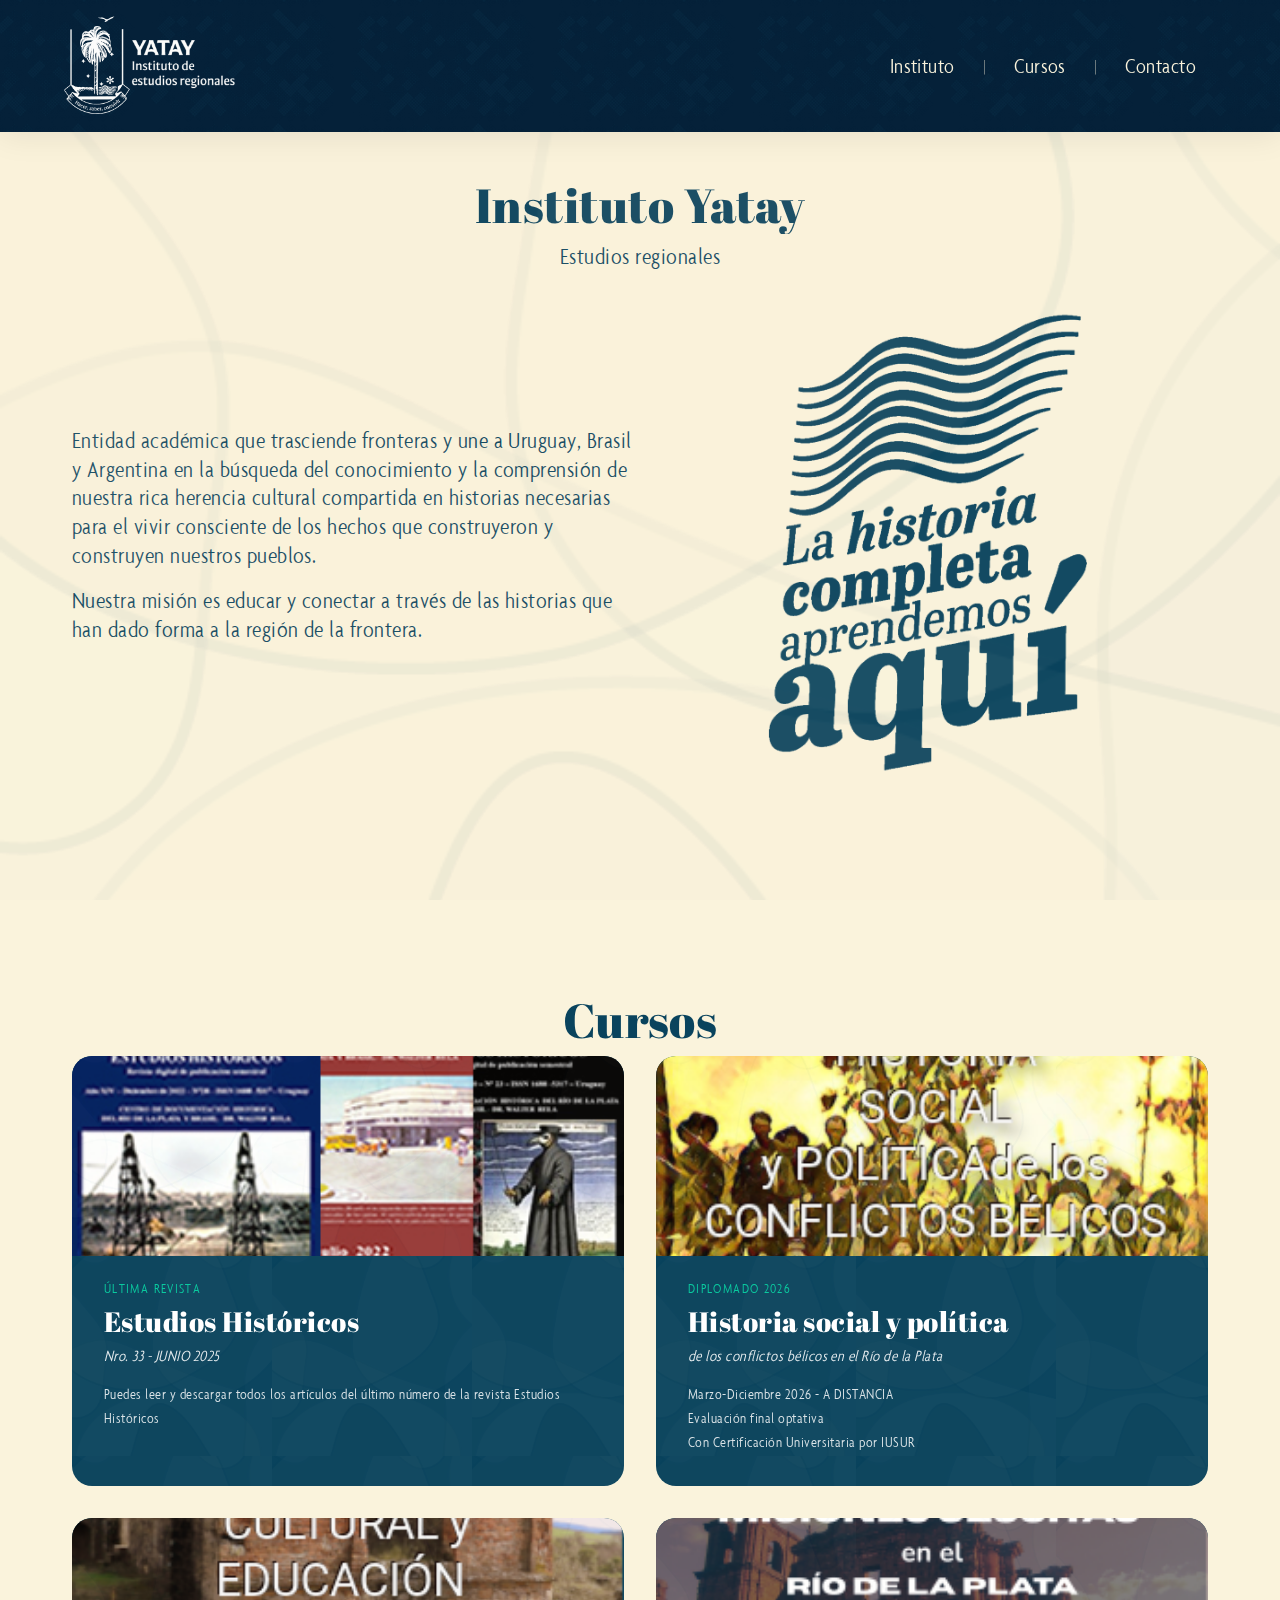
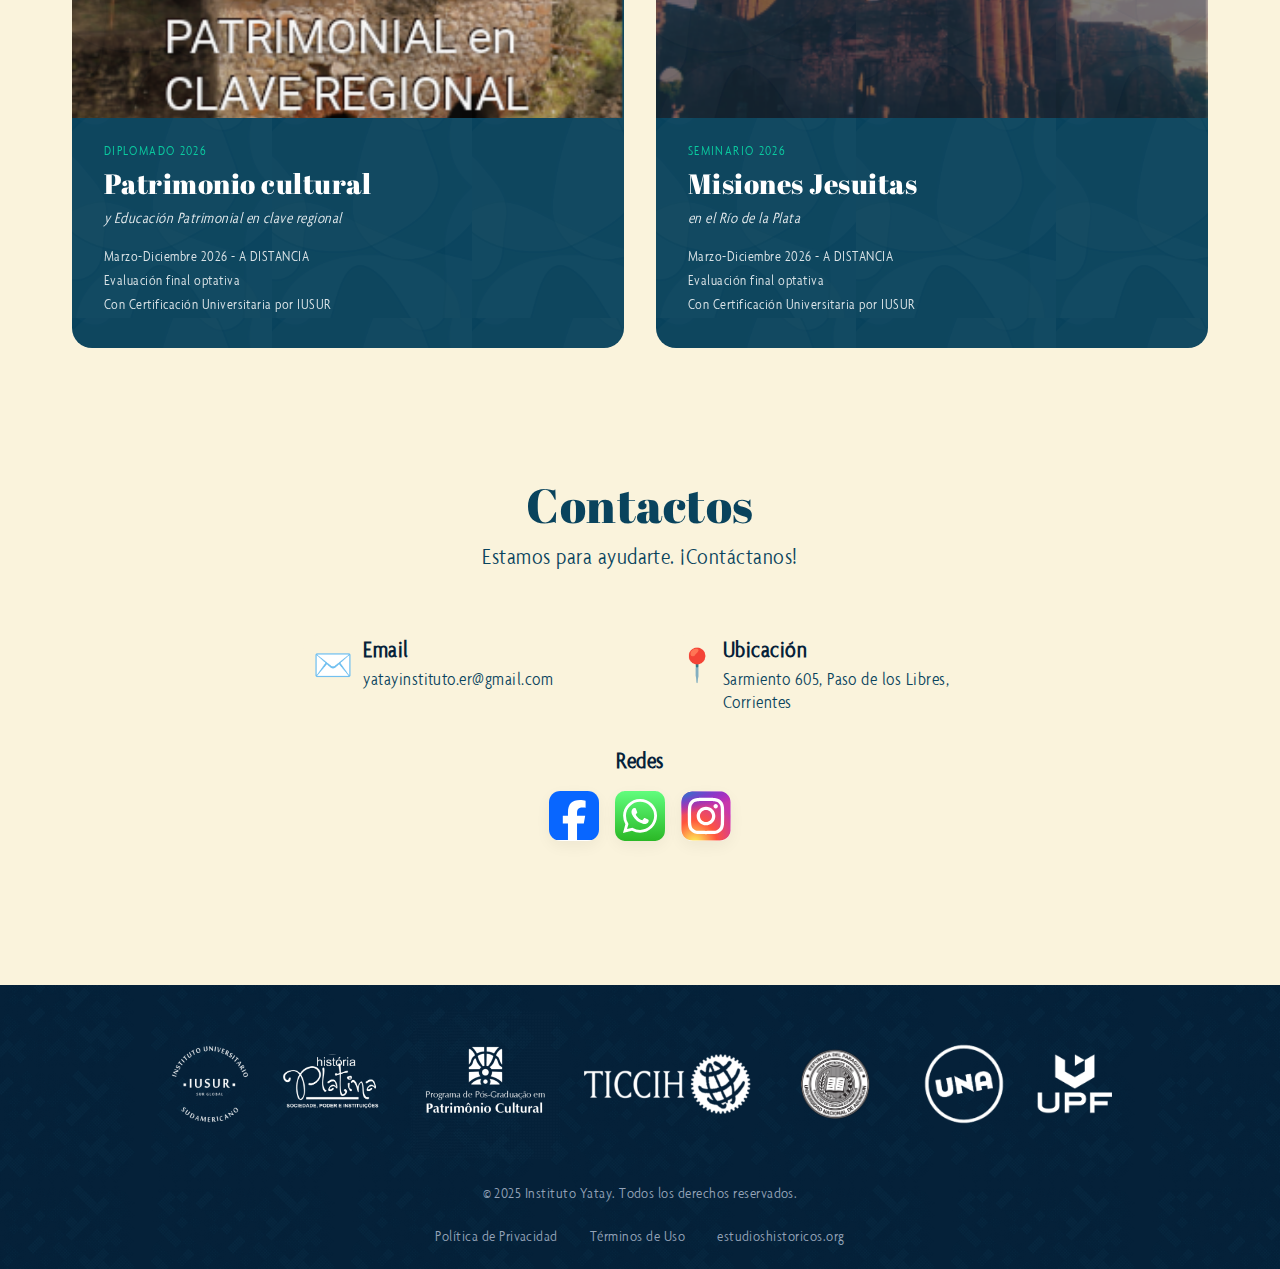
<file: index.html>
<!DOCTYPE html>
<html lang="es">

<head>
    <meta charset="UTF-8">
    <meta name="viewport" content="width=device-width, initial-scale=1.0">
    <title>Instituto Yatay</title>
    <link rel="stylesheet" href="styles.css">
    <link href="https://fonts.googleapis.com/css2?family=Abril+Fatface&display=swap" rel="stylesheet">
    <link href="https://fonts.googleapis.com/css2?family=Inter:wght@300;400;500;600;700&display=swap" rel="stylesheet">
</head>

<body>
    <header class="header">
        <div class="header-container">
            <div class="logo-section">
                <img src="images/logo2.png" alt="Logo" class="logo">
            </div>
            <nav class="nav">
                <ul class="nav-list">
                    <li><a href="#instituto">Instituto</a></li>
                    <li class="nav-dropdown">
                        <a href="#cursos">Cursos</a>
                        <ul class="dropdown-menu">
                            <li><a href="diplomado-conflictos-belicos.html">Conflictos Bélicos</a></li>
                            <li><a href="diplomado-patrimonio-cultural.html">Patrimonio Cultural</a></li>
                            <li><a href="seminario-misiones-jesuitas.html">Misiones Jesuitas</a></li>
                        </ul>
                    </li>
                    <li><a href="#contacto">Contacto</a></li>
                </ul>
            </nav>
        </div>
    </header>

    <!-- SECCIÓN: INSTITUTO -->
    <section id="instituto" class="section section-instituto">
        <div class="container">
            <h1 class="section-title">Instituto Yatay</h1>
            <p class="section-subtitle">Estudios regionales</p>

            <div class="about-grid">
                <div class="about-content">
                    <p>Entidad académica que trasciende fronteras y une a Uruguay, Brasil y Argentina en la búsqueda del
                        conocimiento y la comprensión de nuestra rica herencia cultural compartida en historias
                        necesarias para el vivir consciente de los hechos que construyeron y construyen nuestros
                        pueblos.
                    </p>
                    <p>Nuestra misión es educar y conectar a través de las historias que han dado forma a la región de
                        la frontera.</p>
                </div>
                <div class="about-image">
                    <img src="images/banner.png" alt="Monumento de Las Manos en Paso de los Libres">
                </div>
            </div>


        </div>
    </section>

    <!-- SECCIÓN: CURSOS -->
    <section id="cursos" class="section section-cursos">
        <div class="container">
            <h1 class="section-title">Cursos</h1>
            <div class="programs-section">
                <div class="programs-grid">
                    <a href="https://estudioshistoricos.org/ehultimo.html" class="program-card" target="_blank"
                        rel="noopener noreferrer">
                        <img src="images/estudios_historicos.jpg" alt="Educación" class="program-image">
                        <div class="program-content">
                            <span class="program-supertitle">Última revista</span>
                            <h3 class="program-title">Estudios Históricos</h3>
                            <span class="program-subtitle">Nro. 33 - JUNIO 2025</span>
                            <p class="program-description">Puedes leer y descargar todos los artículos del último número
                                de la revista Estudios Históricos</p>
                        </div>
                    </a>
                    <a href="diplomado-conflictos-belicos.html" class="program-card">
                        <img src="images/conflitos_belicos.png" alt="Conflitos bélicos en el río de la plata."
                            class="program-image">
                        <div class="program-content">
                            <span class="program-supertitle">Diplomado 2026</span>
                            <h3 class="program-title">Historia social y política </h3>
                            <span class="program-subtitle">de los conflictos bélicos en el Río de la Plata</span>
                            <p class="program-description">Marzo-Diciembre 2026 - A DISTANCIA<br>Evaluación final
                                optativa<br>Con Certificación Universitaria por IUSUR</p>
                        </div>
                    </a>
                    <a href="diplomado-patrimonio-cultural.html" class="program-card">
                        <img src="images/patrimonio.png" alt="Patrimonio cultural" class="program-image">
                        <div class="program-content">
                            <span class="program-supertitle">Diplomado 2026</span>
                            <h3 class="program-title">Patrimonio cultural</h3>
                            <span class="program-subtitle">y Educación Patrimonial en clave regional</span>
                            <p class="program-description">Marzo-Diciembre 2026 - A DISTANCIA<br>Evaluación final
                                optativa<br>Con Certificación Universitaria por IUSUR</p>
                        </div>
                    </a>
                    <a href="seminario-misiones-jesuitas.html" class="program-card">
                        <img src="images/misiones_jesuita.png" alt="Misiones Jesuitas" class="program-image">
                        <div class="program-content">
                            <span class="program-supertitle">Seminario 2026</span>
                            <h3 class="program-title">Misiones Jesuitas</h3>
                            <span class="program-subtitle">en el Río de la Plata</span>
                            <p class="program-description">Marzo-Diciembre 2026 - A DISTANCIA<br>Evaluación final
                                optativa<br>Con Certificación Universitaria por IUSUR</p>
                        </div>
                    </a>
                </div>
            </div>
        </div>
    </section>

    <!-- SECCIÓN: CONTACTO -->
    <section id="contacto" class="section section-contacto">
        <div class="container">
            <h1 class="section-title">Contactos</h1>
            <p class="section-subtitle">Estamos para ayudarte. ¡Contáctanos!</p>

            <div class="contact-grid">
                <div class="contact-info">
                    <div class="contact-item">
                        <div class="contact-icon">✉️</div>
                        <div class="contact-details">
                            <h4>Email</h4>
                            <p>yatayinstituto.er@gmail.com</p>
                        </div>
                    </div>
                    <div class="contact-item">
                        <div class="contact-icon">📍</div>
                        <div class="contact-details">
                            <h4>Ubicación</h4>
                            <p>Sarmiento 605, Paso de los Libres, Corrientes</p>
                        </div>
                    </div>
                </div>
                <div class="social-links">
                    <h4>Redes</h4>
                    <div class="social-icons">
                        <a href="https://www.facebook.com/p/Instituto-Yatay-61556880623417/" target="_blank"
                            rel="noopener noreferrer" class="social-icon"><svg xmlns="http://www.w3.org/2000/svg"
                                shape-rendering="geometricPrecision" text-rendering="geometricPrecision"
                                image-rendering="optimizeQuality" fill-rule="evenodd" clip-rule="evenodd"
                                viewBox="0 0 512 509.64">
                                <rect fill="#0866FF" width="512" height="509.64" rx="115.612" ry="115.612" />
                                <path fill="#fff"
                                    d="M287.015 509.64h-92.858V332.805h-52.79v-78.229h52.79v-33.709c0-87.134 39.432-127.522 124.977-127.522 16.217 0 44.203 3.181 55.651 6.361v70.915c-6.043-.636-16.536-.953-29.576-.953-41.976 0-58.194 15.9-58.194 57.241v27.667h83.618l-14.365 78.229h-69.253V509.64z" />
                            </svg></a>
                        <a href="https://wa.me/5493772611766" target="_blank" rel="noopener noreferrer"
                            class="social-icon"><svg id="Layer_1" data-name="Layer 1" xmlns="http://www.w3.org/2000/svg"
                                xmlns:xlink="http://www.w3.org/1999/xlink" viewBox="0 0 512 512">
                                <defs>
                                    <style>
                                        .cls-1,
                                        .cls-2 {
                                            fill-rule: evenodd;
                                        }

                                        .cls-1 {
                                            fill: url(#linear-gradient);
                                        }

                                        .cls-2 {
                                            fill: #fff;
                                        }
                                    </style>
                                    <linearGradient id="linear-gradient" x1="1337.28" y1="518.24" x2="1337.28"
                                        y2="-2164.82" gradientTransform="matrix(0.19, 0, 0, -0.19, 0.81, 98.89)"
                                        gradientUnits="userSpaceOnUse">
                                        <stop offset="0" stop-color="#61fd7d" />
                                        <stop offset="1" stop-color="#2bb826" />
                                    </linearGradient>
                                </defs>
                                <title>wa</title>
                                <path class="cls-1"
                                    d="M512,382.07c0,2.8-.09,8.88-.26,13.58-.41,11.49-1.32,26.32-2.7,33.07a109.76,109.76,0,0,1-9.27,27.71,98.45,98.45,0,0,1-43.43,43.39,110.21,110.21,0,0,1-27.87,9.28c-6.69,1.35-21.41,2.24-32.82,2.65-4.71.17-10.79.25-13.58.25l-252.1,0c-2.8,0-8.88-.09-13.58-.26-11.49-.41-26.32-1.32-33.07-2.69a110.37,110.37,0,0,1-27.72-9.28A98.5,98.5,0,0,1,12.18,456.3,110.21,110.21,0,0,1,2.9,428.43C1.55,421.74.66,407,.25,395.61.08,390.91,0,384.82,0,382l0-252.1c0-2.8.09-8.88.25-13.58C.71,104.86,1.62,90,3,83.28a110.37,110.37,0,0,1,9.27-27.72A98.59,98.59,0,0,1,55.7,12.18,110.21,110.21,0,0,1,83.57,2.9C90.26,1.55,105,.66,116.39.25,121.09.08,127.18,0,130,0l252.1,0c2.8,0,8.88.09,13.58.25C407.14.71,422,1.62,428.72,3a110.37,110.37,0,0,1,27.72,9.27A98.59,98.59,0,0,1,499.82,55.7a110.21,110.21,0,0,1,9.28,27.87c1.35,6.69,2.24,21.41,2.65,32.82.17,4.7.25,10.79.25,13.58Z"
                                    transform="translate(0 0)" />
                                <path class="cls-2"
                                    d="M379.56,131.67A172.4,172.4,0,0,0,256.67,80.73C161,80.73,83.05,158.64,83.05,254.42a173.47,173.47,0,0,0,23.2,86.82l-24.65,90,92.08-24.17a173.55,173.55,0,0,0,83,21.17h.07c95.73,0,173.69-77.91,173.69-173.69A172.73,172.73,0,0,0,379.53,131.7l0,0ZM256.72,399a144.17,144.17,0,0,1-73.52-20.14l-5.29-3.15L123.27,390l14.59-53.27-3.42-5.47a143.29,143.29,0,0,1-22.11-76.81C112.33,174.81,177.1,110,256.8,110A144.34,144.34,0,0,1,401.12,254.48c-.07,79.67-64.83,144.46-144.41,144.46v0ZM335.87,290.8c-4.32-2.2-25.68-12.67-29.65-14.12s-6.85-2.19-9.8,2.2-11.22,14.11-13.76,17-5.06,3.29-9.37,1.09-18.35-6.77-34.92-21.56c-12.88-11.5-21.61-25.74-24.15-30s-.29-6.71,1.92-8.83c2-1.93,4.32-5.06,6.51-7.6s2.88-4.32,4.32-7.26.74-5.42-.35-7.6-9.8-23.55-13.34-32.25c-3.49-8.51-7.12-7.32-9.79-7.47s-5.42-.13-8.29-.13a16,16,0,0,0-11.57,5.41c-4,4.32-15.2,14.86-15.2,36.22s15.54,42,17.72,44.91,30.61,46.76,74.14,65.54c10.34,4.44,18.42,7.11,24.72,9.18a60,60,0,0,0,27.32,1.71c8.35-1.23,25.68-10.49,29.31-20.62s3.63-18.83,2.55-20.62-3.91-3-8.29-5.22l0,0Z"
                                    transform="translate(0 0)" />
                            </svg></a>
                        <a href="https://www.instagram.com/institutoyatay_arg/" target="_blank"
                            rel="noopener noreferrer" class="social-icon"><svg xmlns="http://www.w3.org/2000/svg"
                                xmlns:xlink="http://www.w3.org/1999/xlink" viewBox="0 0 132.004 132">
                                <defs>
                                    <linearGradient id="b">
                                        <stop offset="0" stop-color="#3771c8" />
                                        <stop stop-color="#3771c8" offset=".128" />
                                        <stop offset="1" stop-color="#60f" stop-opacity="0" />
                                    </linearGradient>
                                    <linearGradient id="a">
                                        <stop offset="0" stop-color="#fd5" />
                                        <stop offset=".1" stop-color="#fd5" />
                                        <stop offset=".5" stop-color="#ff543e" />
                                        <stop offset="1" stop-color="#c837ab" />
                                    </linearGradient>
                                    <radialGradient id="c" cx="158.429" cy="578.088" r="65" xlink:href="#a"
                                        gradientUnits="userSpaceOnUse"
                                        gradientTransform="matrix(0 -1.98198 1.8439 0 -1031.402 454.004)" fx="158.429"
                                        fy="578.088" />
                                    <radialGradient id="d" cx="147.694" cy="473.455" r="65" xlink:href="#b"
                                        gradientUnits="userSpaceOnUse"
                                        gradientTransform="matrix(.17394 .86872 -3.5818 .71718 1648.348 -458.493)"
                                        fx="147.694" fy="473.455" />
                                </defs>
                                <path fill="url(#c)"
                                    d="M65.03 0C37.888 0 29.95.028 28.407.156c-5.57.463-9.036 1.34-12.812 3.22-2.91 1.445-5.205 3.12-7.47 5.468C4 13.126 1.5 18.394.595 24.656c-.44 3.04-.568 3.66-.594 19.188-.01 5.176 0 11.988 0 21.125 0 27.12.03 35.05.16 36.59.45 5.42 1.3 8.83 3.1 12.56 3.44 7.14 10.01 12.5 17.75 14.5 2.68.69 5.64 1.07 9.44 1.25 1.61.07 18.02.12 34.44.12 16.42 0 32.84-.02 34.41-.1 4.4-.207 6.955-.55 9.78-1.28 7.79-2.01 14.24-7.29 17.75-14.53 1.765-3.64 2.66-7.18 3.065-12.317.088-1.12.125-18.977.125-36.81 0-17.836-.04-35.66-.128-36.78-.41-5.22-1.305-8.73-3.127-12.44-1.495-3.037-3.155-5.305-5.565-7.624C116.9 4 111.64 1.5 105.372.596 102.335.157 101.73.027 86.19 0H65.03z"
                                    transform="translate(1.004 1)" />
                                <path fill="url(#d)"
                                    d="M65.03 0C37.888 0 29.95.028 28.407.156c-5.57.463-9.036 1.34-12.812 3.22-2.91 1.445-5.205 3.12-7.47 5.468C4 13.126 1.5 18.394.595 24.656c-.44 3.04-.568 3.66-.594 19.188-.01 5.176 0 11.988 0 21.125 0 27.12.03 35.05.16 36.59.45 5.42 1.3 8.83 3.1 12.56 3.44 7.14 10.01 12.5 17.75 14.5 2.68.69 5.64 1.07 9.44 1.25 1.61.07 18.02.12 34.44.12 16.42 0 32.84-.02 34.41-.1 4.4-.207 6.955-.55 9.78-1.28 7.79-2.01 14.24-7.29 17.75-14.53 1.765-3.64 2.66-7.18 3.065-12.317.088-1.12.125-18.977.125-36.81 0-17.836-.04-35.66-.128-36.78-.41-5.22-1.305-8.73-3.127-12.44-1.495-3.037-3.155-5.305-5.565-7.624C116.9 4 111.64 1.5 105.372.596 102.335.157 101.73.027 86.19 0H65.03z"
                                    transform="translate(1.004 1)" />
                                <path fill="#fff"
                                    d="M66.004 18c-13.036 0-14.672.057-19.792.29-5.11.234-8.598 1.043-11.65 2.23-3.157 1.226-5.835 2.866-8.503 5.535-2.67 2.668-4.31 5.346-5.54 8.502-1.19 3.053-2 6.542-2.23 11.65C18.06 51.327 18 52.964 18 66s.058 14.667.29 19.787c.235 5.11 1.044 8.598 2.23 11.65 1.227 3.157 2.867 5.835 5.536 8.503 2.667 2.67 5.345 4.314 8.5 5.54 3.054 1.187 6.543 1.996 11.652 2.23 5.12.233 6.755.29 19.79.29 13.037 0 14.668-.057 19.788-.29 5.11-.234 8.602-1.043 11.656-2.23 3.156-1.226 5.83-2.87 8.497-5.54 2.67-2.668 4.31-5.346 5.54-8.502 1.18-3.053 1.99-6.542 2.23-11.65.23-5.12.29-6.752.29-19.788 0-13.036-.06-14.672-.29-19.792-.24-5.11-1.05-8.598-2.23-11.65-1.23-3.157-2.87-5.835-5.54-8.503-2.67-2.67-5.34-4.31-8.5-5.535-3.06-1.187-6.55-1.996-11.66-2.23-5.12-.233-6.75-.29-19.79-.29zm-4.306 8.65c1.278-.002 2.704 0 4.306 0 12.816 0 14.335.046 19.396.276 4.68.214 7.22.996 8.912 1.653 2.24.87 3.837 1.91 5.516 3.59 1.68 1.68 2.72 3.28 3.592 5.52.657 1.69 1.44 4.23 1.653 8.91.23 5.06.28 6.58.28 19.39s-.05 14.33-.28 19.39c-.214 4.68-.996 7.22-1.653 8.91-.87 2.24-1.912 3.835-3.592 5.514-1.68 1.68-3.275 2.72-5.516 3.59-1.69.66-4.232 1.44-8.912 1.654-5.06.23-6.58.28-19.396.28-12.817 0-14.336-.05-19.396-.28-4.68-.216-7.22-.998-8.913-1.655-2.24-.87-3.84-1.91-5.52-3.59-1.68-1.68-2.72-3.276-3.592-5.517-.657-1.69-1.44-4.23-1.653-8.91-.23-5.06-.276-6.58-.276-19.398s.046-14.33.276-19.39c.214-4.68.996-7.22 1.653-8.912.87-2.24 1.912-3.84 3.592-5.52 1.68-1.68 3.28-2.72 5.52-3.592 1.692-.66 4.233-1.44 8.913-1.655 4.428-.2 6.144-.26 15.09-.27zm29.928 7.97c-3.18 0-5.76 2.577-5.76 5.758 0 3.18 2.58 5.76 5.76 5.76 3.18 0 5.76-2.58 5.76-5.76 0-3.18-2.58-5.76-5.76-5.76zm-25.622 6.73c-13.613 0-24.65 11.037-24.65 24.65 0 13.613 11.037 24.645 24.65 24.645C79.617 90.645 90.65 79.613 90.65 66S79.616 41.35 66.003 41.35zm0 8.65c8.836 0 16 7.163 16 16 0 8.836-7.164 16-16 16-8.837 0-16-7.164-16-16 0-8.837 7.163-16 16-16z" />
                            </svg></a>
                    </div>
                </div>
            </div>
        </div>
    </section>
    <!-- FOOTER -->
    <footer class="footer">
        <div class="container">
            <div class="footer-content">
                <div class="parceros">
                    <div class="footer-brand">
                        <img src="images/logo_iusur.png" alt="Logo IUSUR" class="footer-logo footer-logo-lg">
                        <img src="images/historia_platina.png" alt="Historia Platina" class="footer-logo">
                        <img src="images/PPGPC.png" alt="PPGPC" class="footer-logo footer-logo-lg" id="logo-ppgpc">
                        <img src="images/TICCIH.png" alt="TICCIH" class="footer-logo">
                        <img src="images/UNA.png" alt="UNA" class="footer-logo footer-logo-lg" id="logo-una">
                        <img src="images/UNArtes.png" alt="UNArtes" class="footer-logo footer-logo-lg">
                        <img src="images/UPF.png" alt="UPF" class="footer-logo">
                    </div>

                </div>
                <div class="textos">
                    <p class="footer-text">© 2025 Instituto Yatay. Todos los derechos reservados.</p>
                    <div class="footer-links">
                        <a href="#">Política de Privacidad</a>
                        <a href="#">Términos de Uso</a>
                        <a href="https://estudioshistoricos.org" target="_blank"
                            rel="noopener noreferrer">estudioshistoricos.org</a>
                    </div>
                </div>
            </div>
        </div>
    </footer>
</body>

</html>
</file>
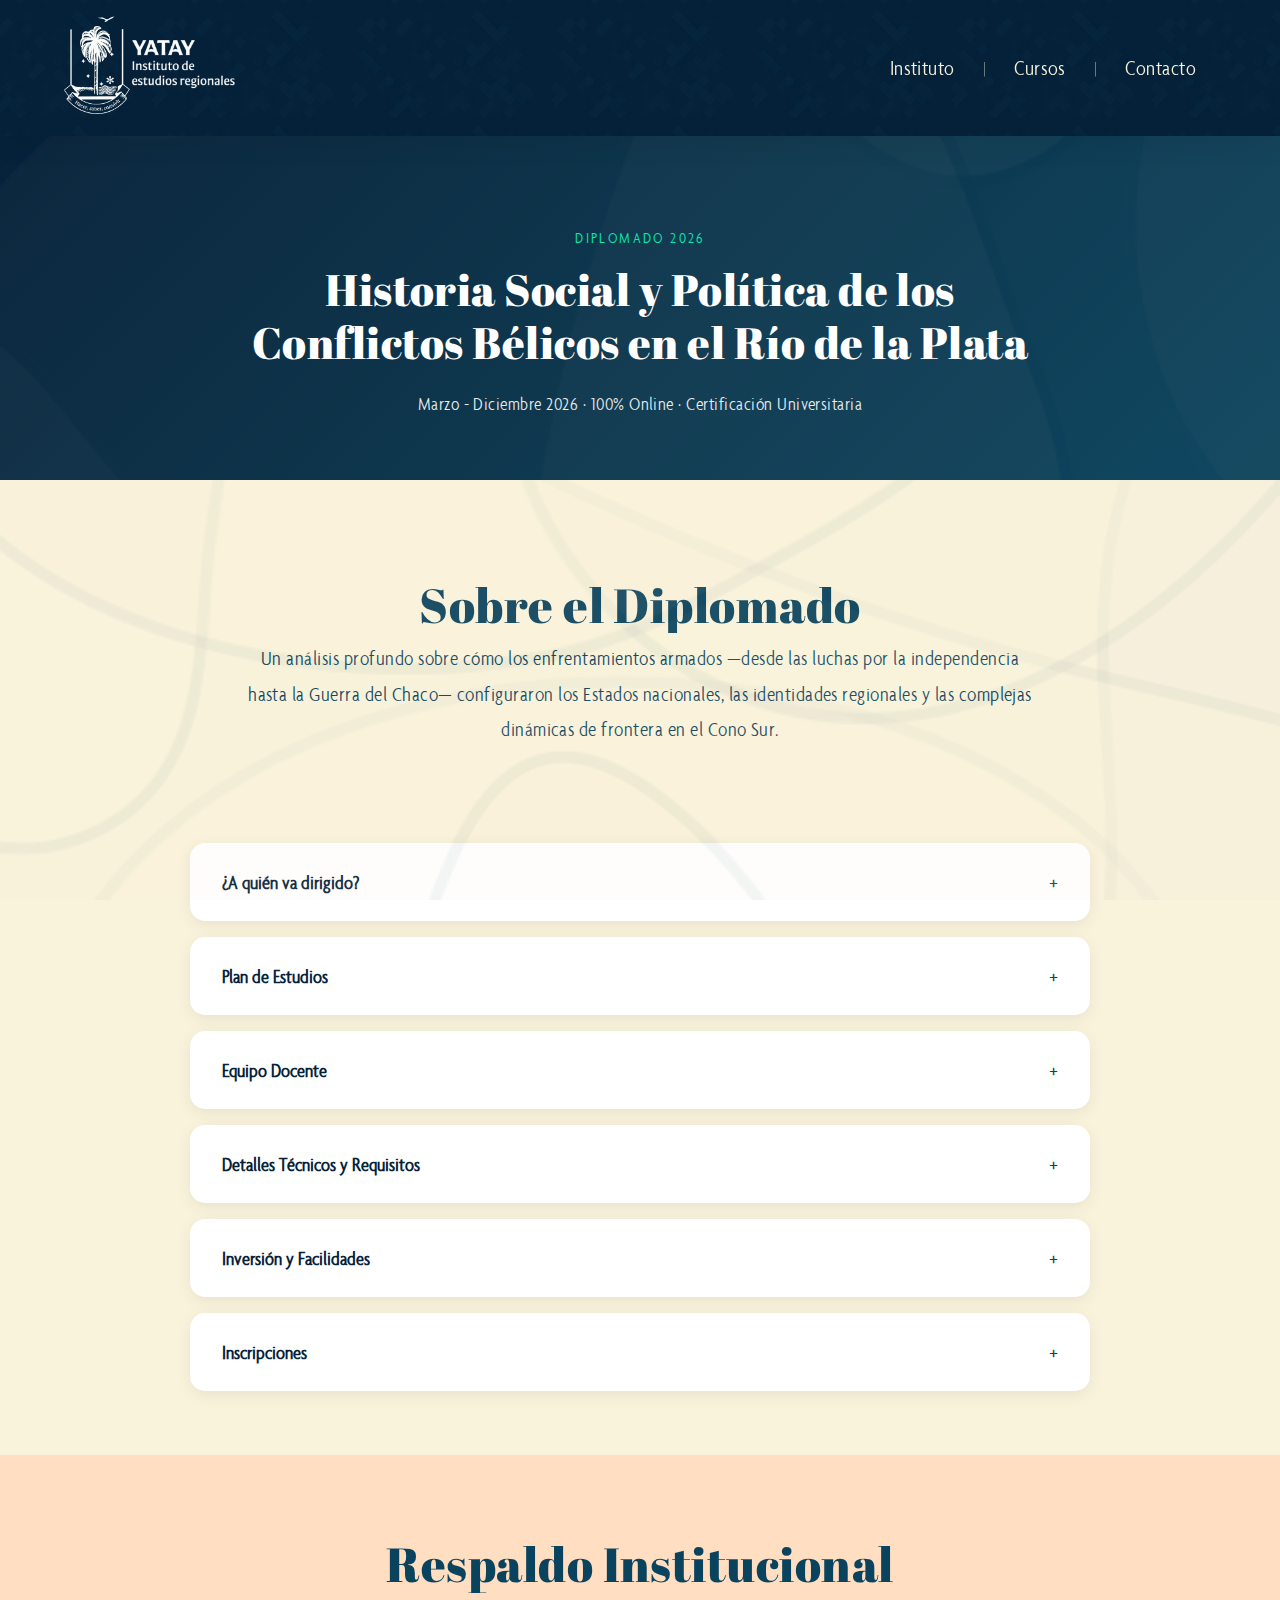
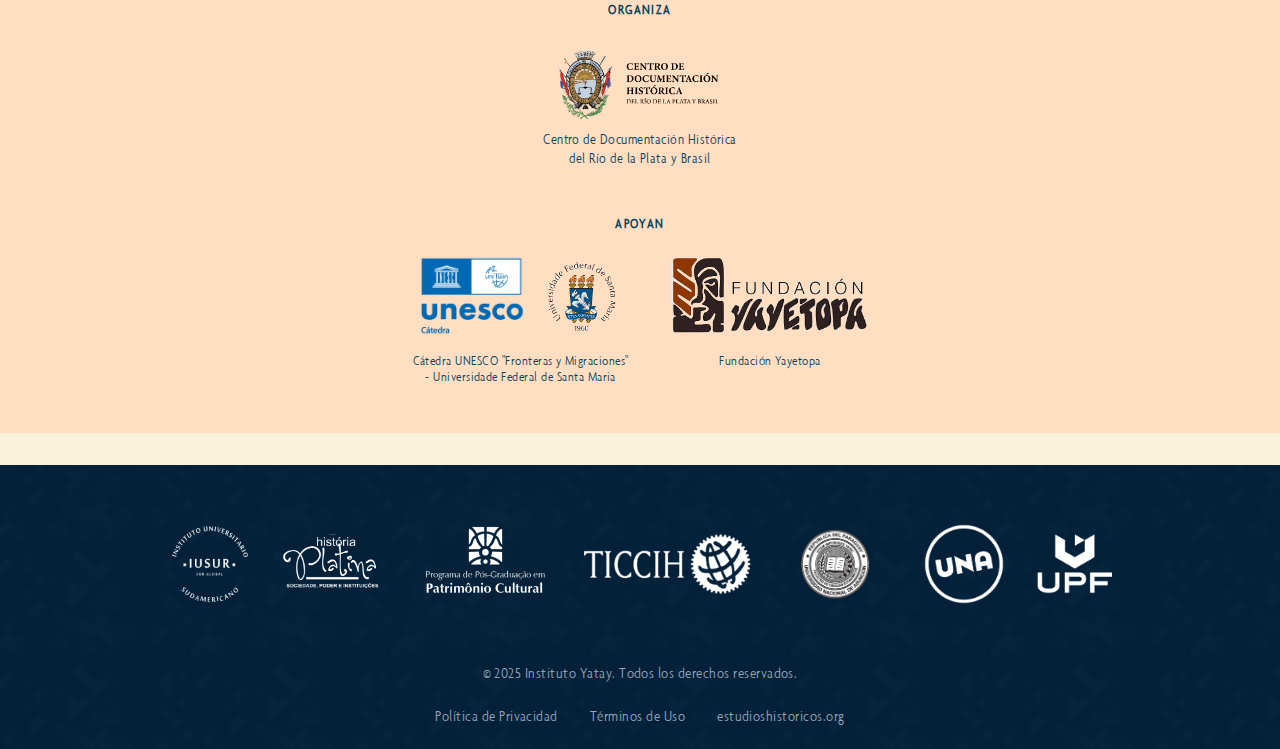
<file: diplomado-conflictos-belicos.html>
<!DOCTYPE html>
<html lang="es">

<head>
    <meta charset="UTF-8">
    <meta name="viewport" content="width=device-width, initial-scale=1.0">
    <title>Diplomado en Conflictos Bélicos - Instituto Yatay</title>
    <meta name="description"
        content="Diplomado en Historia Social y Política de los Conflictos Bélicos en el Río de la Plata. Edición 2026. Modalidad 100% online.">
    <link rel="stylesheet" href="styles.css">
    <link href="https://fonts.googleapis.com/css2?family=Abril+Fatface&display=swap" rel="stylesheet">
    <link href="https://fonts.googleapis.com/css2?family=Inter:wght@300;400;500;600;700&display=swap" rel="stylesheet">
</head>

<body>
    <header class="header">
        <div class="header-container">
            <div class="logo-section">
                <a href="index.html">
                    <img src="images/logo2.png" alt="Logo Instituto Yatay" class="logo">
                </a>
            </div>
            <nav class="nav">
                <ul class="nav-list">
                    <li><a href="index.html#instituto">Instituto</a></li>
                    <li class="nav-dropdown">
                        <a href="index.html#cursos">Cursos</a>
                        <ul class="dropdown-menu">
                            <li><a href="diplomado-conflictos-belicos.html">Conflictos Bélicos</a></li>
                            <li><a href="diplomado-patrimonio-cultural.html">Patrimonio Cultural</a></li>
                            <li><a href="seminario-misiones-jesuitas.html">Misiones Jesuitas</a></li>
                        </ul>
                    </li>
                    <li><a href="index.html#contacto">Contacto</a></li>
                </ul>
            </nav>
        </div>
    </header>

    <!-- HERO DEL DIPLOMADO -->
    <section class="diplomado-hero">
        <div class="container">
            <span class="diplomado-supertitle">Diplomado 2026</span>
            <h1 class="diplomado-title">Historia Social y Política de los Conflictos Bélicos en el Río de la Plata</h1>
            <p class="diplomado-subtitle">Marzo - Diciembre 2026 · 100% Online · Certificación Universitaria</p>
        </div>
    </section>

    <!-- PRESENTACIÓN -->
    <section class="section section-presentacion">
        <div class="container">
            <div class="presentacion-content">
                <h2 class="section-title">Sobre el Diplomado</h2>
                <p class="presentacion-text">
                    Un análisis profundo sobre cómo los enfrentamientos armados —desde las luchas por la independencia
                    hasta la Guerra del Chaco— configuraron los Estados nacionales, las identidades regionales y las
                    complejas dinámicas de frontera en el Cono Sur.
                </p>
            </div>
        </div>
    </section>

    <!-- ACORDEONES -->
    <section class="section section-acordeones">
        <div class="container">
            <div class="acordeones-wrapper">

                <!-- Acordeón: ¿A quién va dirigido? -->
                <div class="acordeon">
                    <button class="acordeon-header" aria-expanded="false">
                        <span class="acordeon-titulo">¿A quién va dirigido?</span>
                        <span class="acordeon-icon">+</span>
                    </button>
                    <div class="acordeon-content">
                        <p>Este diplomado está destinado a:</p>
                        <ul>
                            <li>Docentes de todos los niveles educativos</li>
                            <li>Profesionales con título de grado universitario</li>
                            <li>Investigadores e interesados en la historia regional del Río de la Plata</li>
                            <li>Personas que puedan acreditar trayectoria o interés en la investigación histórica</li>
                        </ul>
                    </div>
                </div>

                <!-- Acordeón: Plan de Estudios -->
                <div class="acordeon">
                    <button class="acordeon-header" aria-expanded="false">
                        <span class="acordeon-titulo">Plan de Estudios</span>
                        <span class="acordeon-icon">+</span>
                    </button>
                    <div class="acordeon-content">
                        <p>El curso se divide en módulos cronológicos y temáticos:</p>
                        <div class="modulos-grid">
                            <div class="modulo-card">
                                <span class="modulo-numero">Módulo I</span>
                                <h4>El fin del orden colonial y el nacimiento de las identidades políticas</h4>
                                <span class="modulo-periodo">(1810-1830)</span>
                            </div>
                            <div class="modulo-card">
                                <span class="modulo-numero">Módulo II</span>
                                <h4>Conflictos civiles y la formación de los Estados Nacionales</h4>
                            </div>
                            <div class="modulo-card">
                                <span class="modulo-numero">Módulo III</span>
                                <h4>Las grandes guerras regionales</h4>
                                <p>Guerra Grande, Guerra de la Triple Alianza y Guerra del Chaco</p>
                            </div>
                            <div class="modulo-card">
                                <span class="modulo-numero">Módulo IV</span>
                                <h4>Espacios de frontera</h4>
                                <p>Vida cotidiana, contrabando y mestizaje cultural en el Río de la Plata</p>
                            </div>
                        </div>
                    </div>
                </div>

                <!-- Acordeón: Equipo Docente -->
                <div class="acordeon">
                    <button class="acordeon-header" aria-expanded="false">
                        <span class="acordeon-titulo">Equipo Docente</span>
                        <span class="acordeon-icon">+</span>
                    </button>
                    <div class="acordeon-content">
                        <div class="docente-principal">
                            <h4>Coordinador General</h4>
                            <p class="docente-nombre">Prof. Dr. Eduardo R. Palermo</p>
                            <span class="docente-origen">Uruguay / Brasil</span>
                        </div>
                        <div class="docentes-grid">
                            <h4>Cuerpo Docente</h4>
                            <div class="docente-item">
                                <p class="docente-nombre">Prof. Mag. Gelsa Arezo</p>
                                <span class="docente-especialidad">Especialista en fronteras y sociedad</span>
                            </div>
                            <div class="docente-item">
                                <p class="docente-nombre">Prof. Dr. Fabricio Prado</p>
                                <span class="docente-especialidad">Especialista en historia atlántica y circuitos
                                    mercantiles</span>
                            </div>
                            <div class="docente-item">
                                <p class="docente-nombre">Prof. Dr. Thomas Whigham</p>
                                <span class="docente-especialidad">Reconocido historiador sobre la Guerra de la Triple
                                    Alianza</span>
                            </div>
                        </div>
                        <div class="docentes-invitados">
                            <p><strong>Docentes invitados:</strong> Contamos con la participación de investigadores de
                                Argentina, Brasil, Paraguay y Uruguay para aportar una mirada transnacional.</p>
                        </div>
                    </div>
                </div>

                <!-- Acordeón: Detalles Técnicos -->
                <div class="acordeon">
                    <button class="acordeon-header" aria-expanded="false">
                        <span class="acordeon-titulo">Detalles Técnicos y Requisitos</span>
                        <span class="acordeon-icon">+</span>
                    </button>
                    <div class="acordeon-content">
                        <div class="detalles-grid">
                            <div class="detalle-item">
                                <span class="detalle-icon">💻</span>
                                <h4>Modalidad</h4>
                                <p>100% Online (Campus Virtual)</p>
                                <span class="detalle-extra">Clases quincenales sincrónicas (en vivo) y materiales
                                    asincrónicos</span>
                            </div>
                            <div class="detalle-item">
                                <span class="detalle-icon">⏱️</span>
                                <h4>Carga Horaria</h4>
                                <p>360 horas reloj</p>
                            </div>
                            <div class="detalle-item">
                                <span class="detalle-icon">📋</span>
                                <h4>Requisitos</h4>
                                <p>Título docente, de grado o acreditar trayectoria/interés en la investigación
                                    histórica</p>
                            </div>
                            <div class="detalle-item">
                                <span class="detalle-icon">🎓</span>
                                <h4>Acreditación</h4>
                                <p>Certificación Universitaria (opcional) o constancia de asistencia y aprobación</p>
                            </div>
                        </div>
                    </div>
                </div>

                <!-- Acordeón: Inversión -->
                <div class="acordeon">
                    <button class="acordeon-header" aria-expanded="false">
                        <span class="acordeon-titulo">Inversión y Facilidades</span>
                        <span class="acordeon-icon">+</span>
                    </button>
                    <div class="acordeon-content">
                        <div class="inversion-info">
                            <p class="precio-info">El Instituto Yatay, como socio institucional, facilita el acceso a
                                este diplomado con condiciones especiales.</p>
                            <div class="beneficio-destacado">
                                <span class="beneficio-icon">🎁</span>
                                <p><strong>Beneficio CDH/Yatay:</strong> Bono de $4.000 de descuento en el total</p>
                            </div>
                            <p><strong>Financiación:</strong> 9 Cuotas de $40.000</p>
                        </div>
                    </div>
                </div>

                <!-- Acordeón: Inscripciones -->
                <div class="acordeon">
                    <button class="acordeon-header" aria-expanded="false">
                        <span class="acordeon-titulo">Inscripciones</span>
                        <span class="acordeon-icon">+</span>
                    </button>
                    <div class="acordeon-content">
                        <div class="inscripcion-info">
                            <p>Las inscripciones están abiertas. Para más información y formalizar tu inscripción,
                                contactanos:</p>
                            <div class="inscripcion-actions">
                                <a href="https://docs.google.com/forms/d/e/1FAIpQLSezzpUr_y7jDI3zk_oXEUTn6LuLHAQvL-tT_S1Nu0MnMUbcbA/viewform"
                                    class="btn-inscripcion" target="_blank" rel="noopener noreferrer">
                                    📝 Formulario de Inscripción
                                </a>
                                <a href="https://wa.me/5493772611766" class="btn-inscripcion btn-secondary"
                                    target="_blank" rel="noopener noreferrer">
                                    📲 Consultar por WhatsApp
                                </a>
                                <a href="mailto:yatayinstituto.er@gmail.com" class="btn-inscripcion btn-secondary">
                                    ✉️ Enviar Email
                                </a>
                            </div>
                        </div>
                    </div>
                </div>

            </div>
        </div>
    </section>

    <!-- RESPALDO INSTITUCIONAL -->
    <section class="section section-respaldo">
        <div class="container">
            <h2 class="section-title">Respaldo Institucional</h2>
            <div class="instituciones-grid">
                <!-- Fila 1: Organiza -->
                <div class="institucion-item">
                    <span class="institucion-rol">Organiza</span>
                    <div class="organiza-logos">
                        <div class="organiza-item">
                            <img src="images/CDH_texto.png"
                                alt="Centro de Documentación Histórica del Río de la Plata y Brasil"
                                class="institucion-logo">
                            <p>Centro de Documentación Histórica del Río de la Plata y Brasil</p>
                        </div>
                    </div>
                </div>
                <!-- Fila 2: Apoyan -->
                <div class="institucion-item">
                    <span class="institucion-rol">Apoyan</span>
                    <div class="instituciones-apoyo">
                        <div class="apoyo-item">
                            <div class="apoyo-logos-grupo">
                                <img src="images/unesco_catedra.png" alt="Cátedra UNESCO" class="institucion-logo">
                                <img src="images/ufsm.png" alt="UFSM" class="institucion-logo">
                            </div>
                            <p>Cátedra UNESCO "Fronteras y Migraciones" - Universidade Federal de Santa Maria</p>
                        </div>
                        <div class="apoyo-item">
                            <img src="images/yayetopa.png" alt="Fundación Yayetopa" class="institucion-logo">
                            <p>Fundación Yayetopa</p>
                        </div>
                    </div>
                </div>
            </div>
        </div>
    </section>

    <!-- FOOTER -->
    <footer class="footer">
        <div class="container">
            <div class="footer-content">
                <div class="parceros">
                    <div class="footer-brand">
                        <img src="images/logo_iusur.png" alt="Logo IUSUR" class="footer-logo footer-logo-lg">
                        <img src="images/historia_platina.png" alt="Historia Platina" class="footer-logo">
                        <img src="images/PPGPC.png" alt="PPGPC" class="footer-logo footer-logo-lg" id="logo-ppgpc">
                        <img src="images/TICCIH.png" alt="TICCIH" class="footer-logo">
                        <img src="images/UNA.png" alt="UNA" class="footer-logo footer-logo-lg" id="logo-una">
                        <img src="images/UNArtes.png" alt="UNArtes" class="footer-logo footer-logo-lg">
                        <img src="images/UPF.png" alt="UPF" class="footer-logo">
                    </div>
                </div>
                <div class="textos">
                    <p class="footer-text">© 2025 Instituto Yatay. Todos los derechos reservados.</p>
                    <div class="footer-links">
                        <a href="#">Política de Privacidad</a>
                        <a href="#">Términos de Uso</a>
                        <a href="https://estudioshistoricos.org" target="_blank"
                            rel="noopener noreferrer">estudioshistoricos.org</a>
                    </div>
                </div>
            </div>
        </div>
    </footer>

    <script>
        // Accordion functionality
        document.querySelectorAll('.acordeon-header').forEach(button => {
            button.addEventListener('click', () => {
                const acordeon = button.parentElement;
                const isOpen = acordeon.classList.contains('acordeon-open');

                // Close all accordions
                document.querySelectorAll('.acordeon').forEach(item => {
                    item.classList.remove('acordeon-open');
                    item.querySelector('.acordeon-header').setAttribute('aria-expanded', 'false');
                });

                // Open clicked accordion if it was closed
                if (!isOpen) {
                    acordeon.classList.add('acordeon-open');
                    button.setAttribute('aria-expanded', 'true');
                }
            });
        });
    </script>
</body>

</html>
</file>
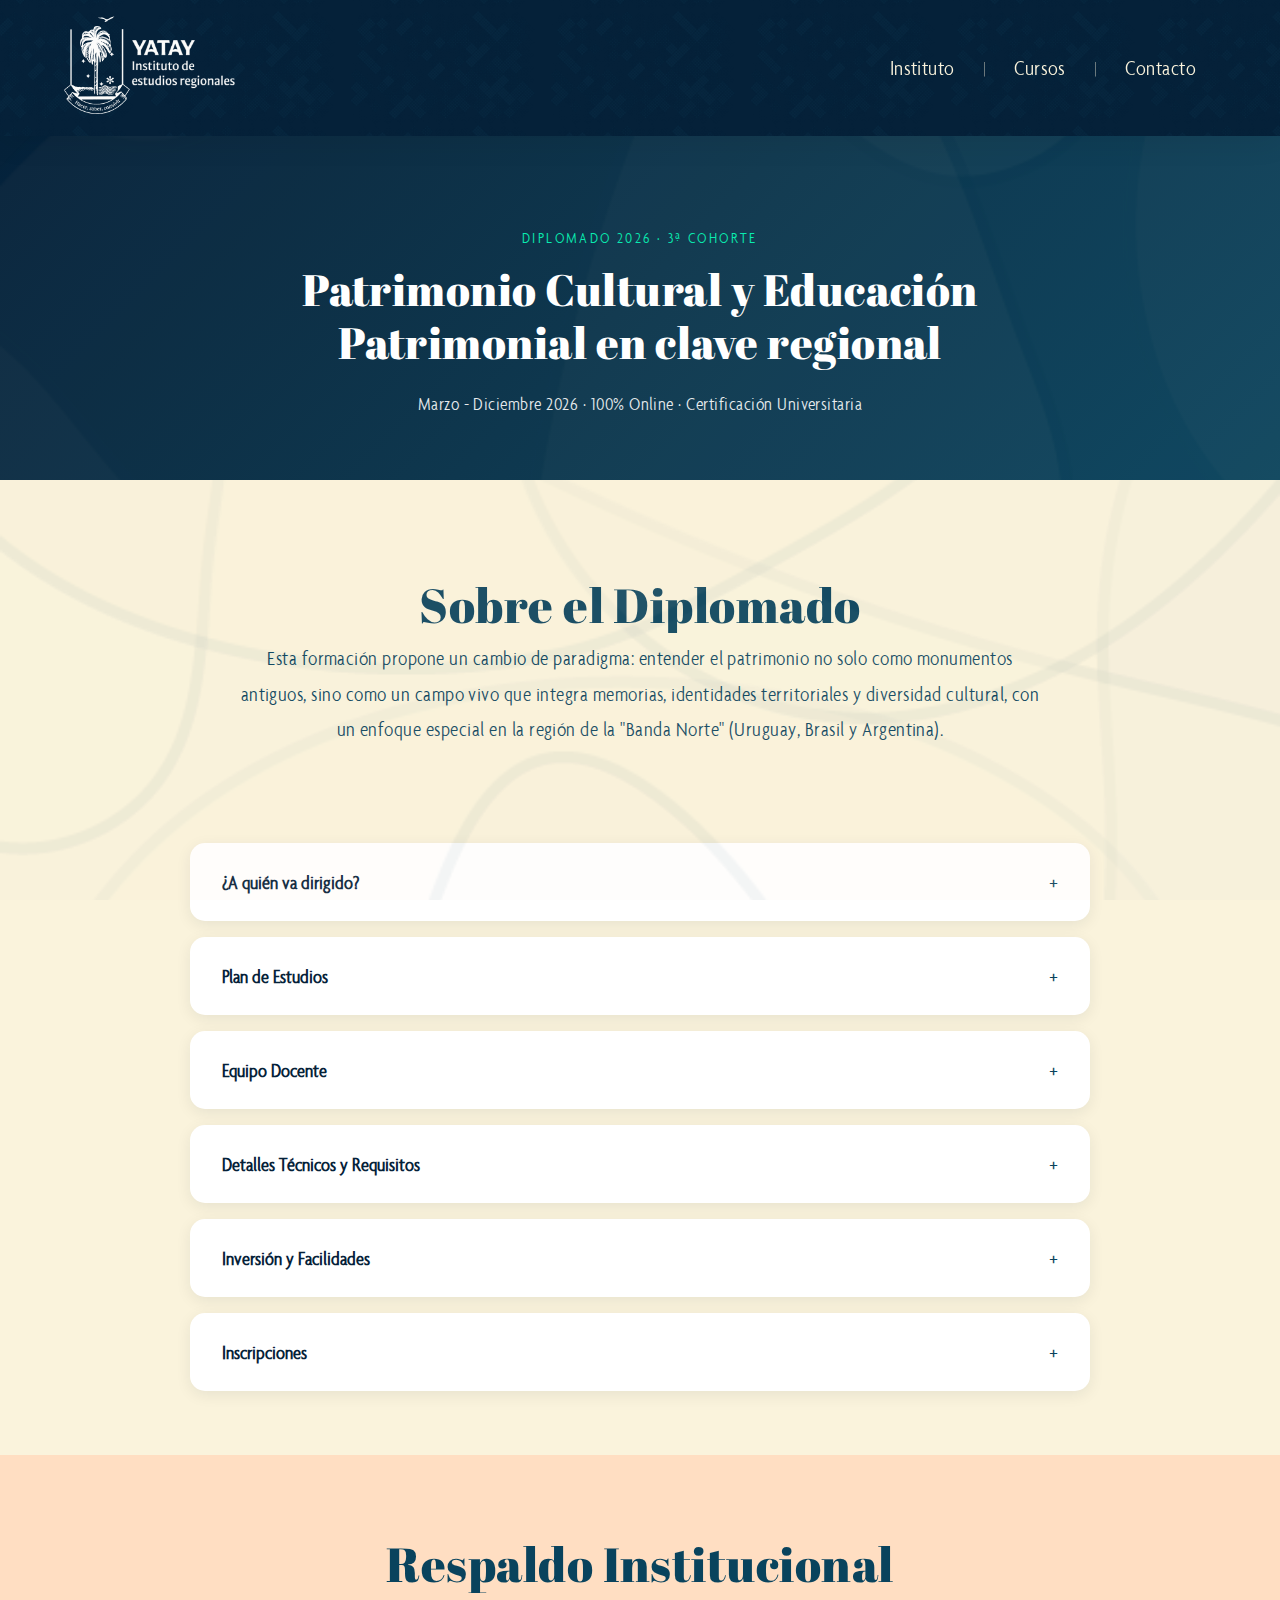
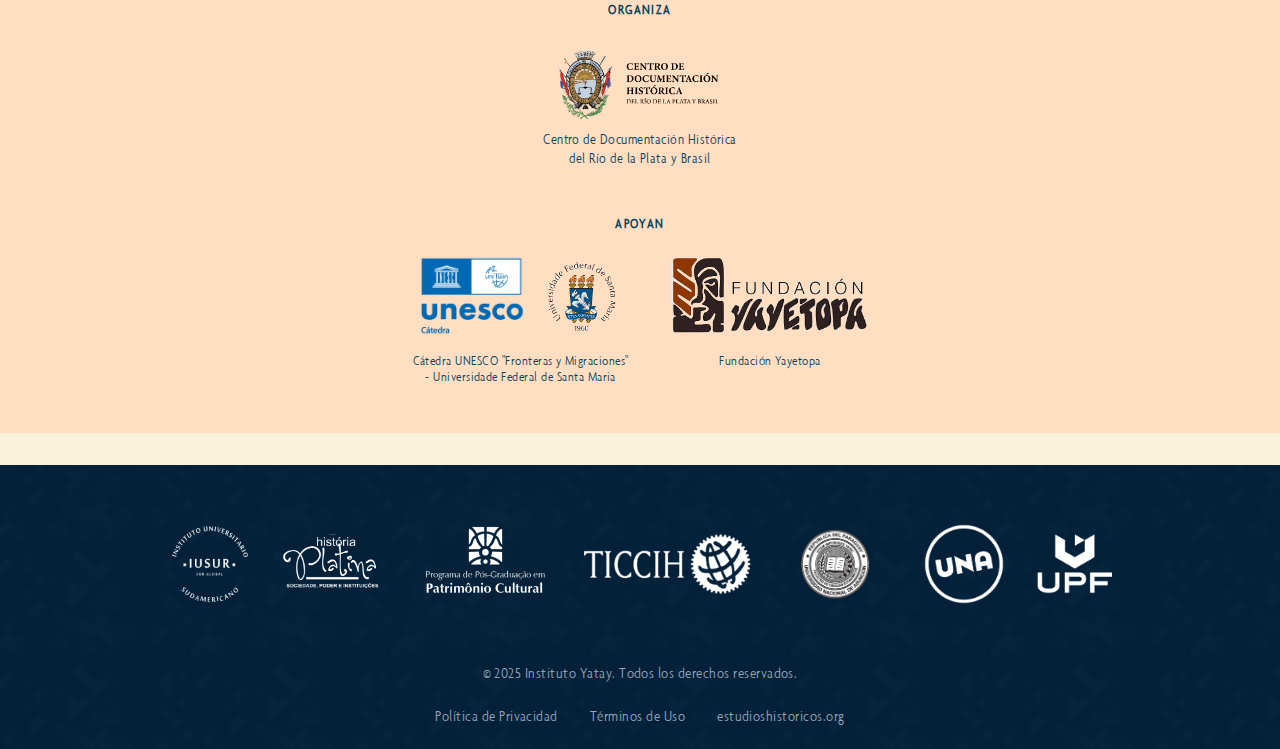
<file: diplomado-patrimonio-cultural.html>
<!DOCTYPE html>
<html lang="es">

<head>
    <meta charset="UTF-8">
    <meta name="viewport" content="width=device-width, initial-scale=1.0">
    <title>Diplomado en Patrimonio Cultural - Instituto Yatay</title>
    <meta name="description"
        content="Diplomado en Patrimonio Cultural y Educación Patrimonial en clave regional. 3ª Cohorte - Edición 2026. Modalidad 100% online.">
    <link rel="stylesheet" href="styles.css">
    <link href="https://fonts.googleapis.com/css2?family=Abril+Fatface&display=swap" rel="stylesheet">
    <link href="https://fonts.googleapis.com/css2?family=Inter:wght@300;400;500;600;700&display=swap" rel="stylesheet">
</head>

<body>
    <header class="header">
        <div class="header-container">
            <div class="logo-section">
                <a href="index.html">
                    <img src="images/logo2.png" alt="Logo Instituto Yatay" class="logo">
                </a>
            </div>
            <nav class="nav">
                <ul class="nav-list">
                    <li><a href="index.html#instituto">Instituto</a></li>
                    <li class="nav-dropdown">
                        <a href="index.html#cursos">Cursos</a>
                        <ul class="dropdown-menu">
                            <li><a href="diplomado-conflictos-belicos.html">Conflictos Bélicos</a></li>
                            <li><a href="diplomado-patrimonio-cultural.html">Patrimonio Cultural</a></li>
                            <li><a href="seminario-misiones-jesuitas.html">Misiones Jesuitas</a></li>
                        </ul>
                    </li>
                    <li><a href="index.html#contacto">Contacto</a></li>
                </ul>
            </nav>
        </div>
    </header>

    <!-- HERO DEL DIPLOMADO -->
    <section class="diplomado-hero">
        <div class="container">
            <span class="diplomado-supertitle">Diplomado 2026 · 3ª Cohorte</span>
            <h1 class="diplomado-title">Patrimonio Cultural y Educación Patrimonial en clave regional</h1>
            <p class="diplomado-subtitle">Marzo - Diciembre 2026 · 100% Online · Certificación Universitaria</p>
        </div>
    </section>

    <!-- PRESENTACIÓN -->
    <section class="section section-presentacion">
        <div class="container">
            <div class="presentacion-content">
                <h2 class="section-title">Sobre el Diplomado</h2>
                <p class="presentacion-text">
                    Esta formación propone un cambio de paradigma: entender el patrimonio no solo como monumentos
                    antiguos, sino como un campo vivo que integra memorias, identidades territoriales y diversidad
                    cultural, con un enfoque especial en la región de la "Banda Norte" (Uruguay, Brasil y Argentina).
                </p>
            </div>
        </div>
    </section>

    <!-- ACORDEONES -->
    <section class="section section-acordeones">
        <div class="container">
            <div class="acordeones-wrapper">

                <!-- Acordeón: ¿A quién va dirigido? -->
                <div class="acordeon">
                    <button class="acordeon-header" aria-expanded="false">
                        <span class="acordeon-titulo">¿A quién va dirigido?</span>
                        <span class="acordeon-icon">+</span>
                    </button>
                    <div class="acordeon-content">
                        <p>Este diplomado está destinado a:</p>
                        <ul>
                            <li>Docentes de todos los niveles educativos</li>
                            <li>Profesionales vinculados al patrimonio y la cultura</li>
                            <li>Gestores culturales y trabajadores de museos</li>
                            <li>Investigadores interesados en patrimonio regional</li>
                            <li>Arquitectos y urbanistas orientados a la conservación</li>
                            <li>Personas con trayectoria o interés en educación patrimonial</li>
                        </ul>
                    </div>
                </div>

                <!-- Acordeón: Plan de Estudios -->
                <div class="acordeon">
                    <button class="acordeon-header" aria-expanded="false">
                        <span class="acordeon-titulo">Plan de Estudios</span>
                        <span class="acordeon-icon">+</span>
                    </button>
                    <div class="acordeon-content">
                        <p>El programa académico se estructura en los siguientes ejes temáticos:</p>
                        <div class="modulos-grid modulos-grid-3">
                            <div class="modulo-card">
                                <span class="modulo-numero">Eje 1</span>
                                <h4>Fundamentos del Patrimonio</h4>
                                <p>Evolución del concepto y ciudadanía cultural</p>
                            </div>
                            <div class="modulo-card">
                                <span class="modulo-numero">Eje 2</span>
                                <h4>Normativas y Conservación</h4>
                                <p>Marcos UNESCO y conservación preventiva</p>
                            </div>
                            <div class="modulo-card">
                                <span class="modulo-numero">Eje 3</span>
                                <h4>Museos y Territorio</h4>
                                <p>Museografía crítica y museos comunitarios</p>
                            </div>
                            <div class="modulo-card">
                                <span class="modulo-numero">Eje 4</span>
                                <h4>Patrimonio Jesuítico-Guaraní</h4>
                                <p>Cartografía y misiones</p>
                            </div>
                            <div class="modulo-card">
                                <span class="modulo-numero">Eje 5</span>
                                <h4>Patrimonio Industrial</h4>
                                <p>Saladeros, frigoríficos y sistemas productivos</p>
                            </div>
                            <div class="modulo-card">
                                <span class="modulo-numero">Eje 6</span>
                                <h4>Patrimonio Funerario</h4>
                                <p>Cementerios como museos a cielo abierto</p>
                            </div>
                            <div class="modulo-card">
                                <span class="modulo-numero">Eje 7</span>
                                <h4>Frontera y Lenguas</h4>
                                <p>Literaturas regionales y lenguas de contacto (Portuñol)</p>
                            </div>
                            <div class="modulo-card">
                                <span class="modulo-numero">Eje 8</span>
                                <h4>Patrimonio Inmaterial</h4>
                                <p>Ritualidades, folklore y tradición oral</p>
                            </div>
                            <div class="modulo-card">
                                <span class="modulo-numero">Eje 9</span>
                                <h4>Patrimonio Afrodescendiente</h4>
                                <p>Aportes, prensa y visibilidad histórica</p>
                            </div>
                        </div>
                    </div>
                </div>

                <!-- Acordeón: Equipo Docente -->
                <div class="acordeon">
                    <button class="acordeon-header" aria-expanded="false">
                        <span class="acordeon-titulo">Equipo Docente</span>
                        <span class="acordeon-icon">+</span>
                    </button>
                    <div class="acordeon-content">
                        <div class="docente-principal">
                            <h4>Coordinación Académica</h4>
                            <div class="coordinadores-grid">
                                <div class="coordinador-item">
                                    <p class="docente-nombre">Dr. Eduardo R. Palermo</p>
                                    <span class="docente-origen">Uruguay</span>
                                </div>
                                <div class="coordinador-item">
                                    <p class="docente-nombre">Mag. Maria Isabel Artigas</p>
                                    <span class="docente-origen">Argentina</span>
                                </div>
                                <div class="coordinador-item">
                                    <p class="docente-nombre">Dr. André Soares y Dr. Gustavo Andrade</p>
                                    <span class="docente-origen">Brasil</span>
                                </div>
                                <div class="coordinador-item">
                                    <p class="docente-nombre">Dr. Pedro Caballero</p>
                                    <span class="docente-origen">Paraguay</span>
                                </div>
                            </div>
                        </div>

                        <div class="docentes-grid">
                            <h4>Docentes Destacados</h4>

                            <div class="docentes-pais">
                                <span class="pais-badge">🇺🇾 Uruguay</span>
                                <div class="docente-item">
                                    <p class="docente-nombre">Prof. Estela Abal</p>
                                    <span class="docente-especialidad">Patrimonio Nación</span>
                                </div>
                                <div class="docente-item">
                                    <p class="docente-nombre">Arq. Eduardo Montemuiño</p>
                                    <span class="docente-especialidad">Especialista funerario</span>
                                </div>
                                <div class="docente-item">
                                    <p class="docente-nombre">Prof. Lic. Oscar Padrón</p>
                                    <span class="docente-especialidad">Historiador</span>
                                </div>
                                <div class="docente-item">
                                    <p class="docente-nombre">Mag. Adriana Careaga</p>
                                </div>
                                <div class="docente-item">
                                    <p class="docente-nombre">Arq. Eduardo Bianchetti</p>
                                </div>
                            </div>

                            <div class="docentes-pais">
                                <span class="pais-badge">🇦🇷 Argentina</span>
                                <div class="docente-item">
                                    <p class="docente-nombre">Dr. Ronald Isler</p>
                                </div>
                                <div class="docente-item">
                                    <p class="docente-nombre">Dr. Julio Quevedo</p>
                                </div>
                                <div class="docente-item">
                                    <p class="docente-nombre">Mag. Patricia Mariño</p>
                                </div>
                            </div>

                            <div class="docentes-pais">
                                <span class="pais-badge">🇧🇷 Brasil</span>
                                <div class="docente-item">
                                    <p class="docente-nombre">Dr. Artur Barcelos</p>
                                </div>
                                <div class="docente-item">
                                    <p class="docente-nombre">Dra. Eliana Sturza</p>
                                </div>
                                <div class="docente-item">
                                    <p class="docente-nombre">Mag. Arq. Andrea Ilha</p>
                                </div>
                            </div>
                        </div>
                    </div>
                </div>

                <!-- Acordeón: Detalles Técnicos -->
                <div class="acordeon">
                    <button class="acordeon-header" aria-expanded="false">
                        <span class="acordeon-titulo">Detalles Técnicos y Requisitos</span>
                        <span class="acordeon-icon">+</span>
                    </button>
                    <div class="acordeon-content">
                        <div class="detalles-grid">
                            <div class="detalle-item">
                                <span class="detalle-icon">📅</span>
                                <h4>Duración</h4>
                                <p>Marzo a Diciembre 2026</p>
                            </div>
                            <div class="detalle-item">
                                <span class="detalle-icon">💻</span>
                                <h4>Modalidad</h4>
                                <p>100% Online</p>
                                <span class="detalle-extra">Clases quincenales por Zoom + Plataforma Moodle</span>
                            </div>
                            <div class="detalle-item">
                                <span class="detalle-icon">⏱️</span>
                                <h4>Carga Horaria</h4>
                                <p>360 horas reloj</p>
                            </div>
                            <div class="detalle-item">
                                <span class="detalle-icon">🎓</span>
                                <h4>Certificación</h4>
                                <p>Constancia de asistencia incluida</p>
                                <span class="detalle-extra">Opción de Certificación Universitaria vía IUSUR</span>
                            </div>
                        </div>
                    </div>
                </div>

                <!-- Acordeón: Inversión -->
                <div class="acordeon">
                    <button class="acordeon-header" aria-expanded="false">
                        <span class="acordeon-titulo">Inversión y Facilidades</span>
                        <span class="acordeon-icon">+</span>
                    </button>
                    <div class="acordeon-content">
                        <div class="inversion-info">
                            <p class="precio-info">Como el Instituto Yatay es socio institucional, los estudiantes
                                vinculados pueden acceder a beneficios especiales.</p>
                            <div class="beneficio-destacado">
                                <span class="beneficio-icon">🎁</span>
                                <p><strong>Beneficio CDH/Yatay:</strong> Bono de $4.000 de descuento en el total</p>
                            </div>
                            <p><strong>Financiación:</strong> 9 Cuotas de $40.000</p>
                        </div>
                    </div>
                </div>

                <!-- Acordeón: Inscripciones -->
                <div class="acordeon">
                    <button class="acordeon-header" aria-expanded="false">
                        <span class="acordeon-titulo">Inscripciones</span>
                        <span class="acordeon-icon">+</span>
                    </button>
                    <div class="acordeon-content">
                        <div class="inscripcion-info">
                            <p>Las inscripciones para la 3ª Cohorte están abiertas. Para más información y formalizar tu
                                inscripción, contactanos:</p>
                            <div class="inscripcion-actions">
                                <a href="https://docs.google.com/forms/d/e/1FAIpQLScP1ZcOVKdOBbiAvTI4Babe0Y4ReaQC6zXSQkORtbooaAhZeA/viewform"
                                    class="btn-inscripcion" target="_blank" rel="noopener noreferrer">
                                    📝 Formulario de Inscripción
                                </a>
                                <a href="https://wa.me/5493772611766" class="btn-inscripcion btn-secondary"
                                    target="_blank" rel="noopener noreferrer">
                                    📲 Consultar por WhatsApp
                                </a>
                                <a href="mailto:yatayinstituto.er@gmail.com" class="btn-inscripcion btn-secondary">
                                    ✉️ Enviar Email
                                </a>
                            </div>
                        </div>
                    </div>
                </div>

            </div>
        </div>
    </section>

    <!-- RESPALDO INSTITUCIONAL -->
    <section class="section section-respaldo">
        <div class="container">
            <h2 class="section-title">Respaldo Institucional</h2>
            <div class="instituciones-grid">
                <!-- Fila 1: Organiza -->
                <div class="institucion-item">
                    <span class="institucion-rol">Organiza</span>
                    <div class="organiza-logos">
                        <div class="organiza-item">
                            <img src="images/CDH_texto.png"
                                alt="Centro de Documentación Histórica del Río de la Plata y Brasil"
                                class="institucion-logo">
                            <p>Centro de Documentación Histórica del Río de la Plata y Brasil</p>
                        </div>
                    </div>
                </div>
                <!-- Fila 2: Apoyan -->
                <div class="institucion-item">
                    <span class="institucion-rol">Apoyan</span>
                    <div class="instituciones-apoyo">
                        <div class="apoyo-item">
                            <div class="apoyo-logos-grupo">
                                <img src="images/unesco_catedra.png" alt="Cátedra UNESCO" class="institucion-logo">
                                <img src="images/ufsm.png" alt="UFSM" class="institucion-logo">
                            </div>
                            <p>Cátedra UNESCO "Fronteras y Migraciones" - Universidade Federal de Santa Maria</p>
                        </div>
                        <div class="apoyo-item">
                            <img src="images/yayetopa.png" alt="Fundación Yayetopa" class="institucion-logo">
                            <p>Fundación Yayetopa</p>
                        </div>
                    </div>
                </div>
            </div>
        </div>
    </section>

    <!-- FOOTER -->
    <footer class="footer">
        <div class="container">
            <div class="footer-content">
                <div class="parceros">
                    <div class="footer-brand">
                        <img src="images/logo_iusur.png" alt="Logo IUSUR" class="footer-logo footer-logo-lg">
                        <img src="images/historia_platina.png" alt="Historia Platina" class="footer-logo">
                        <img src="images/PPGPC.png" alt="PPGPC" class="footer-logo footer-logo-lg" id="logo-ppgpc">
                        <img src="images/TICCIH.png" alt="TICCIH" class="footer-logo">
                        <img src="images/UNA.png" alt="UNA" class="footer-logo footer-logo-lg" id="logo-una">
                        <img src="images/UNArtes.png" alt="UNArtes" class="footer-logo footer-logo-lg">
                        <img src="images/UPF.png" alt="UPF" class="footer-logo">
                    </div>
                </div>
                <div class="textos">
                    <p class="footer-text">© 2025 Instituto Yatay. Todos los derechos reservados.</p>
                    <div class="footer-links">
                        <a href="#">Política de Privacidad</a>
                        <a href="#">Términos de Uso</a>
                        <a href="https://estudioshistoricos.org" target="_blank"
                            rel="noopener noreferrer">estudioshistoricos.org</a>
                    </div>
                </div>
            </div>
        </div>
    </footer>

    <script>
        // Accordion functionality
        document.querySelectorAll('.acordeon-header').forEach(button => {
            button.addEventListener('click', () => {
                const acordeon = button.parentElement;
                const isOpen = acordeon.classList.contains('acordeon-open');

                // Close all accordions
                document.querySelectorAll('.acordeon').forEach(item => {
                    item.classList.remove('acordeon-open');
                    item.querySelector('.acordeon-header').setAttribute('aria-expanded', 'false');
                });

                // Open clicked accordion if it was closed
                if (!isOpen) {
                    acordeon.classList.add('acordeon-open');
                    button.setAttribute('aria-expanded', 'true');
                }
            });
        });
    </script>
</body>

</html>
</file>
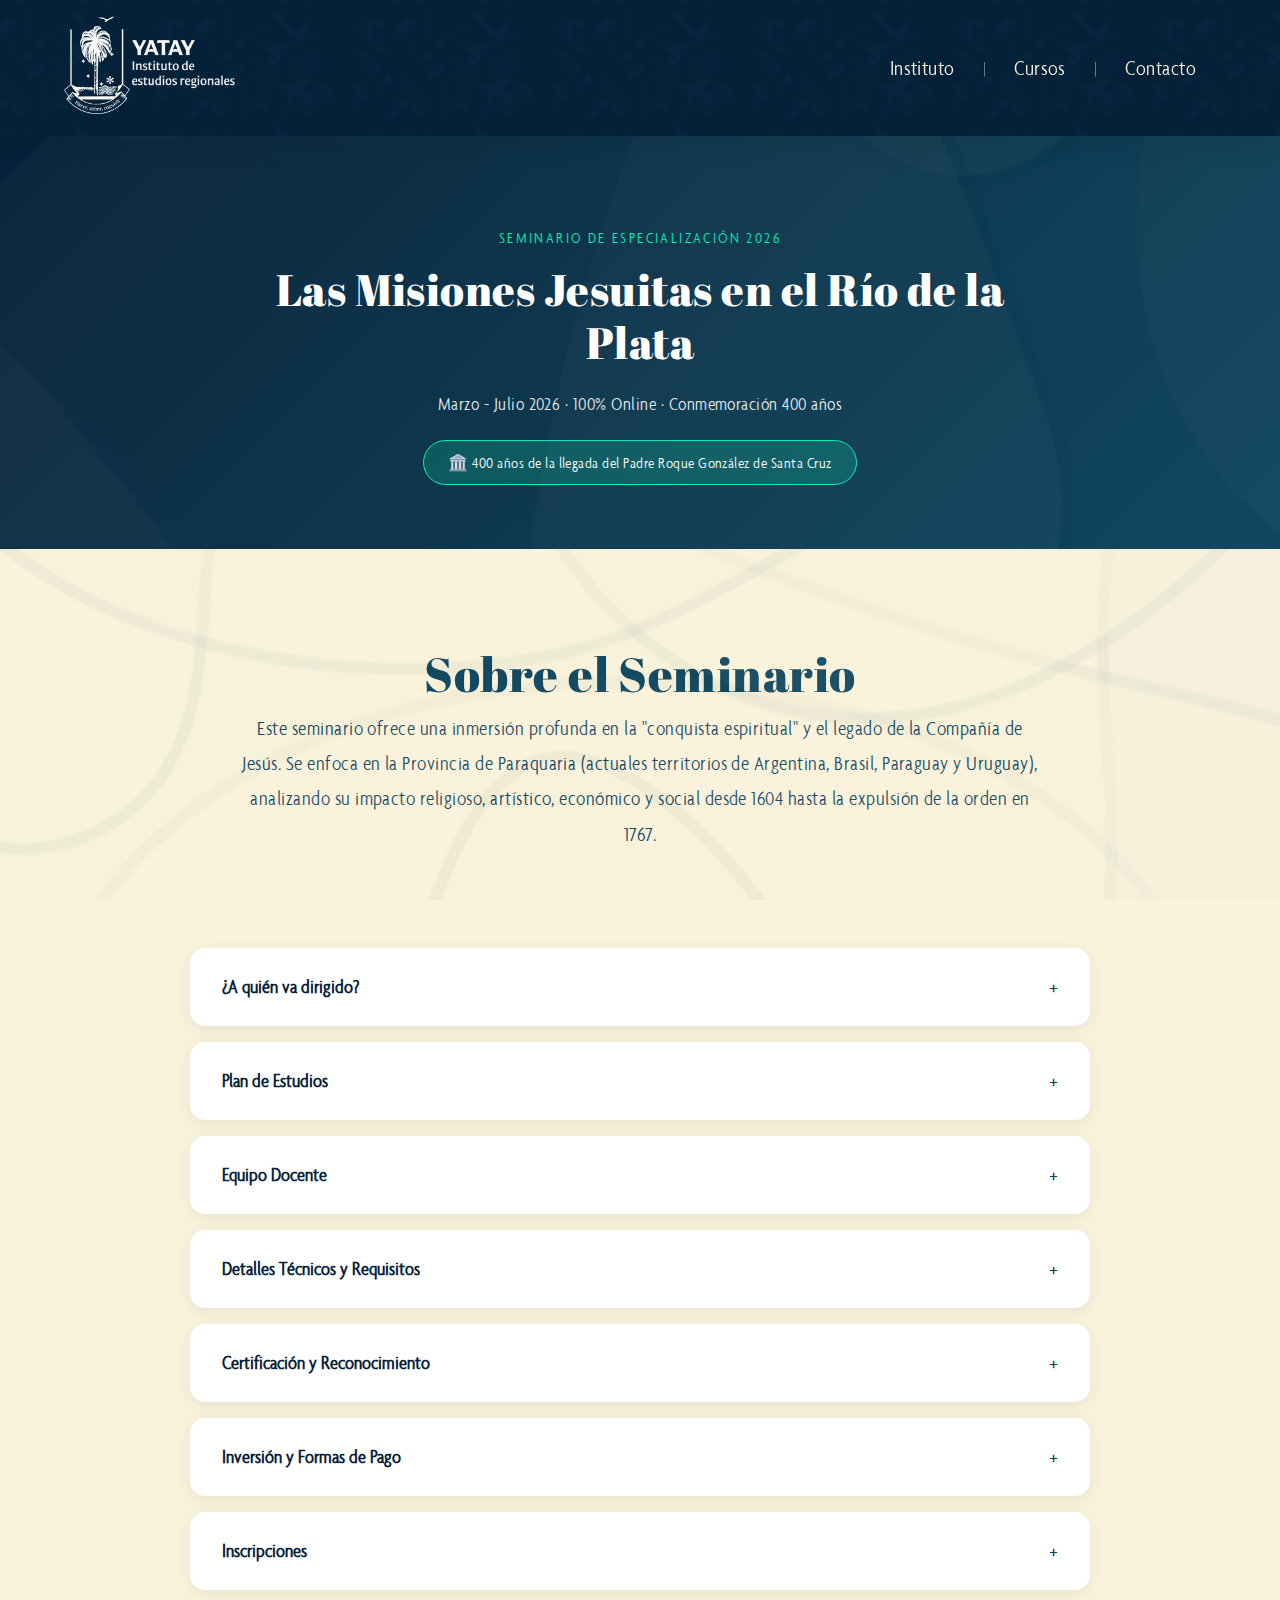
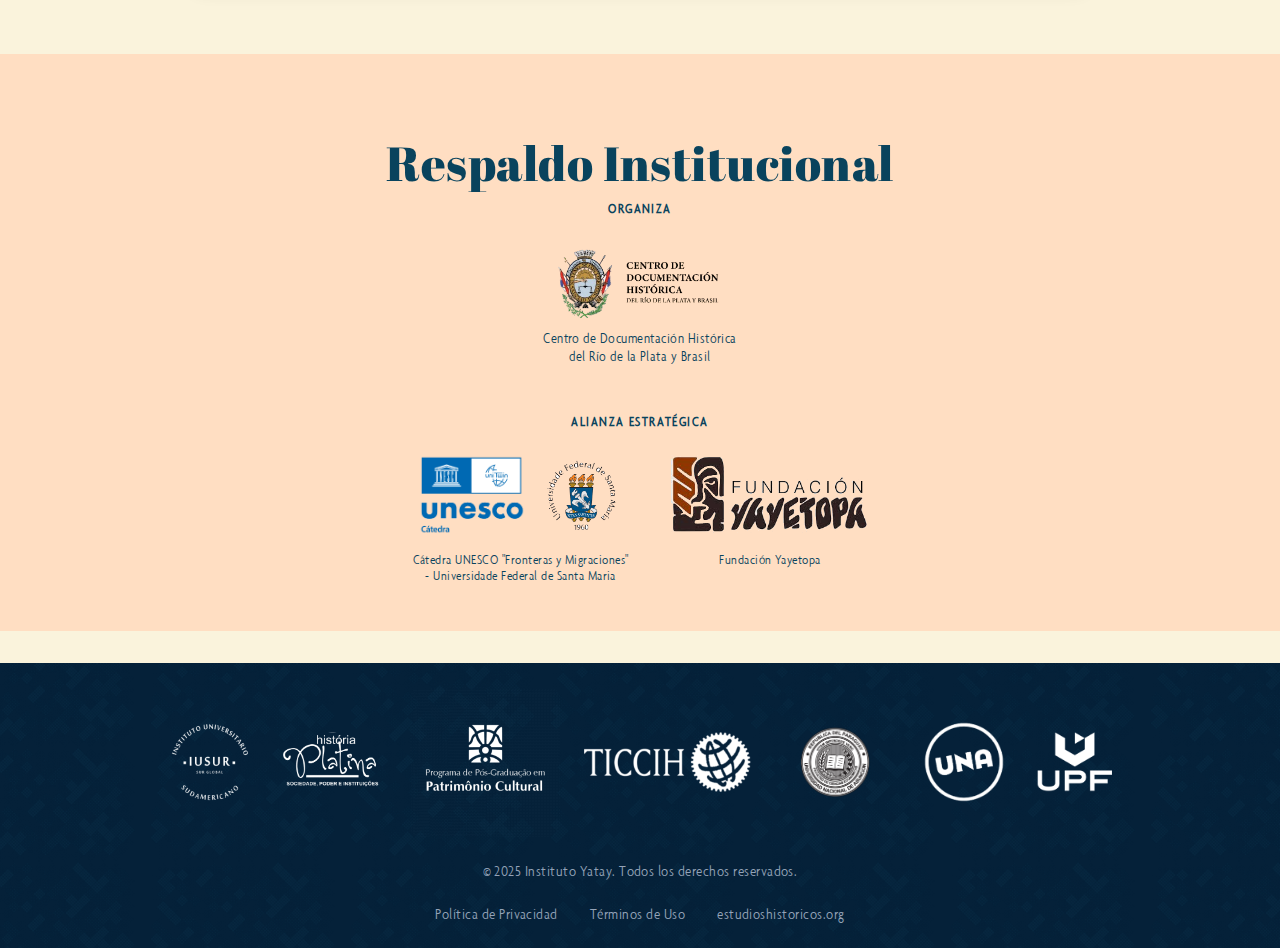
<file: seminario-misiones-jesuitas.html>
<!DOCTYPE html>
<html lang="es">

<head>
    <meta charset="UTF-8">
    <meta name="viewport" content="width=device-width, initial-scale=1.0">
    <title>Seminario Misiones Jesuitas - Instituto Yatay</title>
    <meta name="description"
        content="Seminario de Especialización: Las Misiones Jesuitas en el Río de la Plata. Edición 2026 - Conmemoración de los 400 años. Modalidad 100% online.">
    <link rel="stylesheet" href="styles.css">
    <link href="https://fonts.googleapis.com/css2?family=Abril+Fatface&display=swap" rel="stylesheet">
    <link href="https://fonts.googleapis.com/css2?family=Inter:wght@300;400;500;600;700&display=swap" rel="stylesheet">
</head>

<body>
    <header class="header">
        <div class="header-container">
            <div class="logo-section">
                <a href="index.html">
                    <img src="images/logo2.png" alt="Logo Instituto Yatay" class="logo">
                </a>
            </div>
            <nav class="nav">
                <ul class="nav-list">
                    <li><a href="index.html#instituto">Instituto</a></li>
                    <li class="nav-dropdown">
                        <a href="index.html#cursos">Cursos</a>
                        <ul class="dropdown-menu">
                            <li><a href="diplomado-conflictos-belicos.html">Conflictos Bélicos</a></li>
                            <li><a href="diplomado-patrimonio-cultural.html">Patrimonio Cultural</a></li>
                            <li><a href="seminario-misiones-jesuitas.html">Misiones Jesuitas</a></li>
                        </ul>
                    </li>
                    <li><a href="index.html#contacto">Contacto</a></li>
                </ul>
            </nav>
        </div>
    </header>

    <!-- HERO DEL SEMINARIO -->
    <section class="diplomado-hero">
        <div class="container">
            <span class="diplomado-supertitle">Seminario de Especialización 2026</span>
            <h1 class="diplomado-title">Las Misiones Jesuitas en el Río de la Plata</h1>
            <p class="diplomado-subtitle">Marzo - Julio 2026 · 100% Online · Conmemoración 400 años</p>
            <div class="hero-badge">
                <span>🏛️ 400 años de la llegada del Padre Roque González de Santa Cruz</span>
            </div>
        </div>
    </section>

    <!-- PRESENTACIÓN -->
    <section class="section section-presentacion">
        <div class="container">
            <div class="presentacion-content">
                <h2 class="section-title">Sobre el Seminario</h2>
                <p class="presentacion-text">
                    Este seminario ofrece una inmersión profunda en la "conquista espiritual" y el legado de la Compañía
                    de Jesús. Se enfoca en la Provincia de Paraquaria (actuales territorios de Argentina, Brasil,
                    Paraguay y Uruguay), analizando su impacto religioso, artístico, económico y social desde 1604 hasta
                    la expulsión de la orden en 1767.
                </p>
            </div>
        </div>
    </section>

    <!-- ACORDEONES -->
    <section class="section section-acordeones">
        <div class="container">
            <div class="acordeones-wrapper">

                <!-- Acordeón: ¿A quién va dirigido? -->
                <div class="acordeon">
                    <button class="acordeon-header" aria-expanded="false">
                        <span class="acordeon-titulo">¿A quién va dirigido?</span>
                        <span class="acordeon-icon">+</span>
                    </button>
                    <div class="acordeon-content">
                        <p>Este seminario está destinado a:</p>
                        <ul>
                            <li>Docentes e investigadores en historia colonial y religiosa</li>
                            <li>Profesionales del patrimonio y la cultura</li>
                            <li>Estudiantes de historia, arqueología y antropología</li>
                            <li>Guías de turismo cultural e histórico</li>
                            <li>Interesados en el legado jesuítico-guaraní de la región</li>
                        </ul>
                    </div>
                </div>

                <!-- Acordeón: Plan de Estudios -->
                <div class="acordeon">
                    <button class="acordeon-header" aria-expanded="false">
                        <span class="acordeon-titulo">Plan de Estudios</span>
                        <span class="acordeon-icon">+</span>
                    </button>
                    <div class="acordeon-content">
                        <p>La formación se organiza en torno a las siguientes líneas temáticas:</p>
                        <div class="modulos-grid">
                            <div class="modulo-card">
                                <span class="modulo-numero">Línea 1</span>
                                <h4>Pueblos Guaraníes</h4>
                                <p>Cultura, lengua y dispersión geográfica en la frontera</p>
                            </div>
                            <div class="modulo-card">
                                <span class="modulo-numero">Línea 2</span>
                                <h4>Organización Misionera</h4>
                                <p>Formación de pueblos, estancias ganaderas y el ciclo de la yerba mate</p>
                            </div>
                            <div class="modulo-card">
                                <span class="modulo-numero">Línea 3</span>
                                <h4>Arte y Arquitectura</h4>
                                <p>Estética, escultura y religiosidad en las reducciones</p>
                            </div>
                            <div class="modulo-card">
                                <span class="modulo-numero">Línea 4</span>
                                <h4>Legado y Sociedad</h4>
                                <p>Aportes científicos jesuitas y participación guaraní en el trabajo rural</p>
                            </div>
                            <div class="modulo-card modulo-card-wide">
                                <span class="modulo-numero">Línea 5</span>
                                <h4>Impacto Actual</h4>
                                <p>Migraciones, supervivencia de la cultura guaraní-misionera y demografía histórica</p>
                            </div>
                        </div>
                    </div>
                </div>

                <!-- Acordeón: Equipo Docente -->
                <div class="acordeon">
                    <button class="acordeon-header" aria-expanded="false">
                        <span class="acordeon-titulo">Equipo Docente</span>
                        <span class="acordeon-icon">+</span>
                    </button>
                    <div class="acordeon-content">
                        <p>Un equipo internacional de especialistas de primer nivel:</p>

                        <div class="docentes-grid">
                            <div class="docentes-pais">
                                <span class="pais-badge">🇺🇾 Uruguay</span>
                                <div class="docente-item">
                                    <p class="docente-nombre">Dr. Pablo Fucé</p>
                                    <span class="docente-especialidad">Historia de la sensibilidad</span>
                                </div>
                                <div class="docente-item">
                                    <p class="docente-nombre">Prof. Oscar Padrón Favre</p>
                                    <span class="docente-especialidad">Investigador de la temática indígena</span>
                                </div>
                            </div>

                            <div class="docentes-pais">
                                <span class="pais-badge">🇦🇷 Argentina</span>
                                <div class="docente-item">
                                    <p class="docente-nombre">Mag. Maria Isabel Artigas</p>
                                    <span class="docente-especialidad">Especialista en Misiones</span>
                                </div>
                                <div class="docente-item">
                                    <p class="docente-nombre">Dr. Ronald Isler</p>
                                    <span class="docente-especialidad">Patrimonio y Arte</span>
                                </div>
                                <div class="docente-item">
                                    <p class="docente-nombre">Dr. Ignacio Telesca</p>
                                    <span class="docente-especialidad">Historia social/religiosa</span>
                                </div>
                                <div class="docente-item">
                                    <p class="docente-nombre">Mag. María Alejandra Schmitz</p>
                                    <span class="docente-especialidad">Arqueología</span>
                                </div>
                            </div>

                            <div class="docentes-pais">
                                <span class="pais-badge">🇧🇷 Brasil</span>
                                <div class="docente-item">
                                    <p class="docente-nombre">Dr. Artur Franco Barcelos</p>
                                    <span class="docente-especialidad">Arqueología</span>
                                </div>
                                <div class="docente-item">
                                    <p class="docente-nombre">Dr. Júlio Ricardo Quevedo</p>
                                    <span class="docente-especialidad">Historia de las Misiones</span>
                                </div>
                                <div class="docente-item">
                                    <p class="docente-nombre">Dr. André Luis Soares</p>
                                    <span class="docente-especialidad">Cátedra UNESCO</span>
                                </div>
                                <div class="docente-item">
                                    <p class="docente-nombre">Dr. José Otavio Catafesto</p>
                                    <span class="docente-especialidad">Etnoarqueología</span>
                                </div>
                            </div>

                            <div class="docentes-pais">
                                <span class="pais-badge">🇵🇾 Paraguay</span>
                                <div class="docente-item">
                                    <p class="docente-nombre">Dr. David Galeano Olivera</p>
                                    <span class="docente-especialidad">Lengua y cultura Guaraní</span>
                                </div>
                            </div>

                            <div class="docentes-pais">
                                <span class="pais-badge">🌎 Internacional</span>
                                <div class="docente-item">
                                    <p class="docente-nombre">Dr. Robert Jackson</p>
                                    <span class="docente-especialidad">Demografía histórica (EE.UU./México)</span>
                                </div>
                            </div>
                        </div>
                    </div>
                </div>

                <!-- Acordeón: Detalles Técnicos -->
                <div class="acordeon">
                    <button class="acordeon-header" aria-expanded="false">
                        <span class="acordeon-titulo">Detalles Técnicos y Requisitos</span>
                        <span class="acordeon-icon">+</span>
                    </button>
                    <div class="acordeon-content">
                        <div class="detalles-grid">
                            <div class="detalle-item">
                                <span class="detalle-icon">📅</span>
                                <h4>Duración</h4>
                                <p>Marzo a Julio 2026</p>
                            </div>
                            <div class="detalle-item">
                                <span class="detalle-icon">💻</span>
                                <h4>Modalidad</h4>
                                <p>100% Online por Zoom</p>
                                <span class="detalle-extra">Sábados de 9:00 a 12:00 h, cada quince días</span>
                            </div>
                            <div class="detalle-item">
                                <span class="detalle-icon">⏱️</span>
                                <h4>Carga Horaria</h4>
                                <p>60 horas reloj</p>
                            </div>
                            <div class="detalle-item">
                                <span class="detalle-icon">📚</span>
                                <h4>Plataforma</h4>
                                <p>Campus virtual Moodle</p>
                                <span class="detalle-extra">Clases grabadas + Biblioteca digital exclusiva</span>
                            </div>
                        </div>
                    </div>
                </div>

                <!-- Acordeón: Certificación -->
                <div class="acordeon">
                    <button class="acordeon-header" aria-expanded="false">
                        <span class="acordeon-titulo">Certificación y Reconocimiento</span>
                        <span class="acordeon-icon">+</span>
                    </button>
                    <div class="acordeon-content">
                        <p>El curso ofrece tres niveles de acreditación:</p>
                        <div class="certificaciones-grid">
                            <div class="certificacion-item">
                                <span class="certificacion-icon">📄</span>
                                <h4>Constancia de Asistencia</h4>
                                <p>Para quienes cumplan con el 75% de participación</p>
                            </div>
                            <div class="certificacion-item">
                                <span class="certificacion-icon">✅</span>
                                <h4>Certificación de Aprobación</h4>
                                <p>Tras realizar una evaluación final optativa</p>
                            </div>
                            <div class="certificacion-item certificacion-destacada">
                                <span class="certificacion-icon">🎓</span>
                                <h4>Certificación Universitaria</h4>
                                <p>Opcional, emitida por IUSUR (autorizada por MEC)</p>
                            </div>
                        </div>
                    </div>
                </div>

                <!-- Acordeón: Inversión -->
                <div class="acordeon">
                    <button class="acordeon-header" aria-expanded="false">
                        <span class="acordeon-titulo">Inversión y Formas de Pago</span>
                        <span class="acordeon-icon">+</span>
                    </button>
                    <div class="acordeon-content">
                        <div class="inversion-info">
                            <p class="precio-info">Como el Instituto Yatay es socio institucional, los estudiantes
                                vinculados pueden acceder a beneficios especiales.</p>
                            <div class="beneficio-destacado">
                                <span class="beneficio-icon">🎁</span>
                                <p><strong>Beneficio CDH/Yatay:</strong> Bono de $4.000 de descuento en el total</p>
                            </div>
                            <p><strong>Financiación:</strong> 9 Cuotas de $40.000</p>
                        </div>
                    </div>
                </div>

                <!-- Acordeón: Inscripciones -->
                <div class="acordeon">
                    <button class="acordeon-header" aria-expanded="false">
                        <span class="acordeon-titulo">Inscripciones</span>
                        <span class="acordeon-icon">+</span>
                    </button>
                    <div class="acordeon-content">
                        <div class="inscripcion-info">
                            <p>Las inscripciones están abiertas. Para más información y formalizar tu inscripción,
                                contactanos:</p>
                            <div class="inscripcion-actions">
                                <a href="https://docs.google.com/forms/d/e/1FAIpQLSfeUM3UXNvo2mBuPu1q6UGyOUYy1zCLo_Sx3exkI1uk-tDcFQ/viewform"
                                    class="btn-inscripcion" target="_blank" rel="noopener noreferrer">
                                    📝 Formulario de Inscripción
                                </a>
                                <a href="https://wa.me/5493772611766" class="btn-inscripcion btn-secondary"
                                    target="_blank" rel="noopener noreferrer">
                                    📲 Consultar por WhatsApp
                                </a>
                                <a href="mailto:yatayinstituto.er@gmail.com" class="btn-inscripcion btn-secondary">
                                    ✉️ Enviar Email
                                </a>
                            </div>
                        </div>
                    </div>
                </div>

            </div>
        </div>
    </section>

    <!-- RESPALDO INSTITUCIONAL -->
    <section class="section section-respaldo">
        <div class="container">
            <h2 class="section-title">Respaldo Institucional</h2>
            <div class="instituciones-grid">
                <!-- Fila 1: Organiza -->
                <div class="institucion-item">
                    <span class="institucion-rol">Organiza</span>
                    <div class="organiza-logos">
                        <div class="organiza-item">
                            <img src="images/CDH_texto.png"
                                alt="Centro de Documentación Histórica del Río de la Plata y Brasil"
                                class="institucion-logo">
                            <p>Centro de Documentación Histórica del Río de la Plata y Brasil</p>
                        </div>
                    </div>
                </div>
                <!-- Fila 2: Alianza Estratégica -->
                <div class="institucion-item">
                    <span class="institucion-rol">Alianza Estratégica</span>
                    <div class="instituciones-apoyo">
                        <div class="apoyo-item">
                            <div class="apoyo-logos-grupo">
                                <img src="images/unesco_catedra.png" alt="Cátedra UNESCO" class="institucion-logo">
                                <img src="images/ufsm.png" alt="UFSM" class="institucion-logo">
                            </div>
                            <p>Cátedra UNESCO "Fronteras y Migraciones" - Universidade Federal de Santa Maria</p>
                        </div>
                        <div class="apoyo-item">
                            <img src="images/yayetopa.png" alt="Fundación Yayetopa" class="institucion-logo">
                            <p>Fundación Yayetopa</p>
                        </div>
                    </div>
                </div>
            </div>
        </div>
    </section>

    <!-- FOOTER -->
    <footer class="footer">
        <div class="container">
            <div class="footer-content">
                <div class="parceros">
                    <div class="footer-brand">
                        <img src="images/logo_iusur.png" alt="Logo IUSUR" class="footer-logo footer-logo-lg">
                        <img src="images/historia_platina.png" alt="Historia Platina" class="footer-logo">
                        <img src="images/PPGPC.png" alt="PPGPC" class="footer-logo footer-logo-lg" id="logo-ppgpc">
                        <img src="images/TICCIH.png" alt="TICCIH" class="footer-logo">
                        <img src="images/UNA.png" alt="UNA" class="footer-logo footer-logo-lg" id="logo-una">
                        <img src="images/UNArtes.png" alt="UNArtes" class="footer-logo footer-logo-lg">
                        <img src="images/UPF.png" alt="UPF" class="footer-logo">
                    </div>
                </div>
                <div class="textos">
                    <p class="footer-text">© 2025 Instituto Yatay. Todos los derechos reservados.</p>
                    <div class="footer-links">
                        <a href="#">Política de Privacidad</a>
                        <a href="#">Términos de Uso</a>
                        <a href="https://estudioshistoricos.org" target="_blank"
                            rel="noopener noreferrer">estudioshistoricos.org</a>
                    </div>
                </div>
            </div>
        </div>
    </footer>

    <script>
        // Accordion functionality
        document.querySelectorAll('.acordeon-header').forEach(button => {
            button.addEventListener('click', () => {
                const acordeon = button.parentElement;
                const isOpen = acordeon.classList.contains('acordeon-open');

                // Close all accordions
                document.querySelectorAll('.acordeon').forEach(item => {
                    item.classList.remove('acordeon-open');
                    item.querySelector('.acordeon-header').setAttribute('aria-expanded', 'false');
                });

                // Open clicked accordion if it was closed
                if (!isOpen) {
                    acordeon.classList.add('acordeon-open');
                    button.setAttribute('aria-expanded', 'true');
                }
            });
        });
    </script>
</body>

</html>
</file>
<file: styles.css>
/* ========== FUENTE PERSONALIZADA ========== */
@font-face {
    font-family: 'Agenda';
    src: url('/assets/Agenda.ttf') format('truetype');
    font-weight: normal;
    font-style: normal;
    font-display: swap;
}

:root {
    --background-color: #FAF3DC;
    --azul-color: #09435D;
    --rosado-color: #FFDEC2;
    --azul-profundo-color: #052139;
    --verde-yatay-color: #09ECB0;
    --abril-font: "Abril Fatface", serif;
}

* {
    margin: 0;
    padding: 0;
    box-sizing: border-box;
}

body {
    font-family: 'Agenda', sans-serif;
    font-weight: normal;
    background-color: var(--background-color);
    color: var(--azul-profundo-color);
    line-height: 1.2;
    letter-spacing: 0.03em;
    position: relative;
}

body::before {
    content: '';
    position: fixed;
    top: 0;
    left: 0;
    width: 100%;
    height: 100%;
    background-image: url('/assets/Abstracto-1.png');
    background-repeat: no-repeat;
    background-size: cover;
    background-position: center;
    opacity: 0.15;
    pointer-events: none;
    z-index: 0;
}

.container {
    max-width: 1200px;
    margin: 0 auto;
    padding: 0 2rem;
}

/* ========== HEADER ========== */
.header {
    background: var(--azul-profundo-color);
    backdrop-filter: blur(20px);
    box-shadow: 0 4px 30px rgba(0, 0, 0, 0.08);
    position: fixed;
    top: 0;
    left: 0;
    right: 0;
    z-index: 1000;
}

.header::before {
    content: '';
    position: absolute;
    top: 0;
    left: 0;
    right: 0;
    bottom: 0;
    background-image: url('/assets/Lunares-azul-Yatay.png');
    background-repeat: repeat;
    background-size: 200px;
    background-position: center;
    opacity: 0.2;
    pointer-events: none;
    z-index: 0;
}

.header-container {
    position: relative;
    z-index: 1;
}

.header-container {
    max-width: 1200px;
    margin: 0 auto;
    padding: 1rem 1.5rem;
    display: flex;
    justify-content: space-between;
    align-items: center;
}

.logo-section {
    display: flex;
    align-items: center;
    gap: 1rem;
}

.logo {
    height: 100px;
    object-fit: contain;
}

.nav-list {
    display: flex;
    list-style: none;
    gap: 0.5rem;
    align-items: center;
}

.nav-list li {
    display: flex;
    align-items: center;
}

.nav-list li:not(:last-child)::after {
    content: '|';
    color: var(--background-color);
    margin-left: 0.5rem;
    opacity: 0.5;
}

.nav-list li a {
    font-weight: normal;
    font-size: 1.4rem;
    line-height: 1.4;
    letter-spacing: 0.02em;
    text-decoration: none;
    color: var(--background-color);
    font-weight: 500;
    padding: 0.75rem 1.25rem;
    border-radius: 10px;
    transition: all 0.3s ease;
}

.nav-list li a:hover {
    color: #667eea;
    background-color: var(--azul-color);
    transform: translateY(-2px);
}

/* Dropdown Menu Styles */
.nav-dropdown {
    position: relative;
}

.dropdown-menu {
    display: none;
    position: absolute;
    top: 100%;
    left: 50%;
    transform: translateX(-50%);
    background: var(--azul-profundo-color);
    border-radius: 12px;
    padding: 0.5rem 0;
    min-width: 200px;
    box-shadow: 0 10px 40px rgba(0, 0, 0, 0.3);
    z-index: 1001;
    list-style: none;
    padding-top: 1rem;
}

.dropdown-menu::before {
    content: '';
    position: absolute;
    top: -15px;
    left: 0;
    right: 0;
    height: 20px;
    background: transparent;
}

.dropdown-menu::after {
    content: '';
    position: absolute;
    top: 5px;
    left: 50%;
    transform: translateX(-50%);
    border-left: 8px solid transparent;
    border-right: 8px solid transparent;
    border-bottom: 8px solid var(--azul-profundo-color);
}

.nav-dropdown:hover .dropdown-menu {
    display: block;
}

.dropdown-menu li {
    padding: 0;
}

.dropdown-menu li::after {
    display: none;
}

.dropdown-menu li a {
    display: block;
    padding: 0.75rem 1.5rem;
    font-size: 1rem;
    color: var(--background-color);
    text-decoration: none;
    transition: all 0.2s ease;
    border-radius: 0;
}

.dropdown-menu li a:hover {
    background-color: var(--azul-color);
    color: white;
    transform: none;
}

/* ========== SECTIONS COMMON ========== */
.section {
    padding: 3rem 0;
}

.section-title {
    font-family: var(--abril-font);
    font-size: 3rem;
    font-weight: 500;
    text-align: center;
    margin-top: 2rem;
    margin-bottom: 0.5rem;
    background-color: var(--azul-color);
    -webkit-background-clip: text;
    -webkit-text-fill-color: transparent;
    background-clip: text;
}

.section-subtitle {
    text-align: center;
    font-size: 1.5rem;
    color: var(--azul-color);
    margin-bottom: 2rem;
}

/* ========== INSTITUTO SECTION ========== */
.section-instituto {
    padding-top: 9rem;
}

.about-grid {
    display: grid;
    grid-template-columns: 1fr 1fr;
    gap: 1rem;
    align-items: center;
    margin-bottom: 5rem;
}

.about-content h2 {
    font-size: 2rem;
    color: #1e293b;
    margin-bottom: 1.5rem;
}

.about-content p {
    color: var(--azul-color);
    margin-bottom: 1rem;
    font-size: 1.5rem;
}

.about-image {
    display: flex;
    justify-content: center;
    align-items: center;
}

.about-image img {
    width: 100%;
    border-radius: 20px;
}




/* ========== CURSOS SECTION ========== */
.section-cursos {
    background-color: var(--background-color);
}

.programs-grid {
    display: grid;
    grid-template-columns: repeat(2, 1fr);
    gap: 2rem;
}

.program-card {
    background-color: var(--azul-color);
    color: white;
    border-radius: 20px;
    overflow: hidden;
    transition: all 0.3s ease;
    display: flex;
    flex-direction: column;
    text-decoration: none;
    cursor: pointer;
    position: relative;
}

.program-card::before {
    content: '';
    position: absolute;
    top: 0;
    left: 0;
    right: 0;
    bottom: 0;
    background-image: url('/assets/Abstracto-1.png');
    background-repeat: repeat;
    background-size: 200px;
    opacity: 0.08;
    pointer-events: none;
    z-index: 0;
}

.program-content {
    position: relative;
    z-index: 1;
}

.program-card:hover {
    transform: translateY(-8px);
    box-shadow: 0 20px 40px rgba(9, 67, 93, 0.3);
}

.program-image {
    width: 100%;
    height: 200px;
    object-fit: cover;
}

.program-content {
    padding: 1.5rem 2rem 2rem;
    display: flex;
    flex-direction: column;
    gap: 0.5rem;
}

.program-supertitle {
    font-size: 0.85rem;
    text-transform: uppercase;
    letter-spacing: 0.1em;
    opacity: 0.8;
    color: var(--verde-yatay-color);
    font-weight: 500;
}

.program-title {
    font-family: var(--abril-font);
    font-size: 1.75rem;
    font-weight: 500;
    margin: 0;
}

.program-subtitle {
    font-size: 1rem;
    opacity: 0.9;
    font-style: italic;
}

.program-description {
    font-size: 0.95rem;
    line-height: 1.6;
    opacity: 0.85;
    margin-top: 0.5rem;
}

/* ========== CONTACTO SECTION ========== */
.section-contacto {
    background-color: var(--background-color);
}

.contact-grid {
    display: flex;
    flex-direction: column;
    justify-content: center;
    margin-bottom: 4rem;
    align-items: center;
}

.contact-info {
    display: flex;
    flex-direction: row;
    flex-wrap: wrap;
    align-items: flex-start;
}

.contact-item {
    display: flex;
    flex: 1;
    margin: 2rem;
}

.contact-icon {
    font-size: 2rem;
    width: 60px;
    height: 60px;
    display: flex;
    align-items: center;
    justify-content: center;
    background-color: var(--background-color);
    border-radius: 15px;
}

.contact-details h4 {
    color: var(--azul-profundo-color);
    margin-bottom: 0.25rem;
    font-size: 1.5rem;
}

.contact-details p {
    color: var(--azul-color);
    font-size: 1.2rem;
}

.social-links h4 {
    color: var(--azul-profundo-color);
    margin-bottom: 1rem;
    font-size: 1.5rem;
    text-align: center;
}

.social-icons {
    display: flex;
    gap: 1rem;
}

.social-icon {
    font-size: 1.5rem;
    width: 50px;
    height: 50px;
    display: flex;
    align-items: center;
    justify-content: center;
    background: white;
    border-radius: 12px;
    text-decoration: none;
    transition: all 0.3s ease;
    box-shadow: 0 5px 15px rgba(0, 0, 0, 0.05);
}

.social-icon:hover {
    transform: translateY(-5px);
    box-shadow: 0 10px 30px rgba(102, 126, 234, 0.2);
}





/* ========== FOOTER ========== */
.footer {
    background-color: var(--azul-profundo-color);
    color: white;
    padding: 1.5rem 0;
    margin-top: 2rem;
    position: relative;
}

.footer::before {
    content: '';
    position: absolute;
    top: 0;
    left: 0;
    right: 0;
    bottom: 0;
    background-image: url('/assets/Lunares-azul-Yatay.png');
    background-repeat: repeat;
    background-size: 200px;
    background-position: center;
    opacity: 0.2;
    pointer-events: none;
    z-index: 0;
}

.footer>.container {
    position: relative;
    z-index: 1;
}

.footer-content {
    display: flex;
    flex-direction: column;
    justify-content: space-between;
    align-items: center;
    flex-wrap: wrap;
    gap: 1.5rem;
}

.footer-brand {
    display: flex;
    align-items: center;
    justify-content: center;
    flex-wrap: wrap;
    gap: 1.5rem;
    font-size: 1.25rem;
    font-weight: 600;
}

.textos {
    display: flex;
    flex-direction: column;
    justify-content: space-between;
    align-items: center;
    flex-wrap: wrap;
    gap: 1.5rem;
}

.footer-logo {
    max-height: 60px;
    border-radius: 10px;
    filter: brightness(0) invert(1);
}

#logo-ppgpc {
    max-height: 150px;
}

#logo-una {
    filter: none;
}

.footer-logo-lg {
    max-height: 90px;
}

.footer-text {
    color: #94a3b8;
}

.footer-links {
    display: flex;
    gap: 2rem;
}

.footer-links a {
    color: #94a3b8;
    text-decoration: none;
    transition: color 0.3s ease;
}

.footer-links a:hover {
    color: white;
}

/* ========== RESPONSIVE - TABLET LANDSCAPE (1024px) ========== */
@media (max-width: 1024px) {
    .container {
        padding: 0 1.5rem;
    }

    .section {
        padding-top: 1rem;
        padding-bottom: 0;
    }

    .section-instituto {
        padding-top: 7rem;
    }

    .section-title {
        font-size: 2.5rem;
    }

    .values-grid,
    .programs-grid {
        grid-template-columns: repeat(2, 1fr);
    }


}

/* ========== RESPONSIVE - TABLET PORTRAIT (768px) ========== */
@media (max-width: 768px) {
    .container {
        padding: 0 1.25rem;
    }

    .header-container {
        flex-direction: column;
        gap: 1rem;
        padding: 1rem;
    }

    .logo-section {
        gap: 0.5rem;
    }

    .logo {
        height: 50px;
        width: auto;
    }

    .nav-list {
        flex-wrap: wrap;
        justify-content: center;
        gap: 0.25rem;
    }

    .nav-list li a {
        padding: 0.6rem;
        font-size: 1.2rem;
    }

    .nav-list li:not(:last-child)::after {
        display: none;
    }

    .section {
        padding: 2rem 0;
    }

    .section-title {
        font-size: 2rem;
    }

    .section-subtitle {
        font-size: 1.1rem;
        margin-bottom: 1.5rem;
    }

    .about-content h2 {
        font-size: 1.75rem;
    }

    .about-content p {
        font-size: 1rem;
    }

    .about-grid {
        grid-template-columns: 1fr 1fr;
        gap: 2rem;
    }

    .about-image {
        order: -1;
    }

    .about-image img {
        width: 70%;
    }

    .section-instituto {
        padding-top: 10rem;
    }

    .contact-info {
        flex-direction: row;
    }

    .contact-item {
        align-items: center;
        gap: 0;
        margin: 1rem;
        flex-direction: column;
        flex-wrap: wrap;
        text-align: center;
    }

    .programs-grid {
        grid-template-columns: 1fr 1fr;
    }

    .program-image {
        height: 0;
    }

    .program-content {
        padding: 1.25rem 1.5rem 1.5rem;
    }

    .program-title {
        font-size: 1.5rem;
    }

    .contact-info h2 {
        font-size: 1.5rem;
        margin-bottom: 1.5rem;
    }

    .contact-icon {
        width: 50px;
        height: 50px;
        font-size: 1.5rem;
    }



    .social-icons {
        flex-wrap: wrap;
    }

    .social-icon {
        width: 45px;
        height: 45px;
        font-size: 1.3rem;
    }



    .footer {
        padding: 2rem 0;
    }

    .footer-content {
        flex-direction: column;
        text-align: center;
        gap: 1rem;
    }

    .footer-brand {
        font-size: 1.1rem;
    }

    .footer-logo {
        max-height: 80px;
    }

    .footer-content .textos {
        gap: .5rem;
    }

    .footer-links {
        gap: 0.75rem;
    }

    .footer-text {
        font-size: 0.9rem;
    }
}

/* ========== RESPONSIVE - MOBILE (480px) ========== */
@media (max-width: 480px) {
    .container {
        padding: 0 1rem;
    }

    .header-container {
        flex-direction: row;
        padding: 0.75rem 3rem;
    }

    .logo {
        height: 40px;
        width: auto;
    }

    .nav-list li a {
        padding: 0.5rem 0.75rem;
        font-size: 0.85rem;
    }

    .section-instituto {
        padding-top: 4rem;
        padding-bottom: 0;
    }

    .section-title {
        font-size: 1.65rem;
        line-height: 1.2;
    }

    .section-subtitle {
        font-size: 1rem;
        margin-bottom: 2rem;
    }

    .about-grid {
        grid-template-columns: 1fr;
    }

    .about-content h2 {
        font-size: 1.5rem;
    }

    .about-content p {
        font-size: 0.95rem;
    }

    .about-image img {
        border-radius: 15px;
        width: 70%;
    }

    .program-image {
        height: 160px;
    }

    .program-content {
        padding: 1rem 1.25rem 1.25rem;
    }

    .program-supertitle {
        font-size: 0.75rem;
    }

    .program-title {
        font-size: 1.35rem;
    }

    .program-subtitle {
        font-size: 0.9rem;
    }

    .program-description {
        font-size: 0.85rem;
    }

    .contact-info h2 {
        font-size: 1.35rem;
    }

    .social-icon {
        width: 42px;
        height: 42px;
        font-size: 1.2rem;
        border-radius: 10px;
    }



    .footer {
        padding: 1.5rem 0;
    }

    .footer-brand {
        font-size: 1rem;
    }

    .footer-logo {
        max-height: 50px;
    }

    .footer-text {
        font-size: 0.85rem;
    }

    .footer-links a {
        font-size: 0.85rem;
    }
}

/* ========== EXTRA SMALL DEVICES (360px) ========== */
@media (max-width: 360px) {
    .nav-list {
        gap: 0.15rem;
    }

    .nav-list li a {
        padding: 0.4rem 0.5rem;
        font-size: 0.8rem;
    }

    .section-title {
        font-size: 1.5rem;
    }


}

/* ========== DIPLOMADO PAGE STYLES ========== */

/* Hero del Diplomado */
.diplomado-hero {
    background: linear-gradient(135deg, var(--azul-profundo-color) 0%, var(--azul-color) 100%);
    padding: 8rem 0 4rem;
    text-align: center;
    color: white;
    position: relative;
    margin-top: 100px;
}

.diplomado-hero::before {
    content: '';
    position: absolute;
    top: 0;
    left: 0;
    right: 0;
    bottom: 0;
    background-image: url('/assets/Abstracto-1.png');
    background-repeat: no-repeat;
    background-size: cover;
    opacity: 0.1;
    pointer-events: none;
}

.diplomado-hero .container {
    position: relative;
    z-index: 1;
}

.diplomado-supertitle {
    font-size: 1rem;
    text-transform: uppercase;
    letter-spacing: 0.15em;
    color: var(--verde-yatay-color);
    font-weight: 500;
    margin-bottom: 1rem;
    display: block;
}

.diplomado-title {
    font-family: var(--abril-font);
    font-size: 2.75rem;
    font-weight: 500;
    margin-bottom: 1.5rem;
    line-height: 1.2;
    max-width: 800px;
    margin-left: auto;
    margin-right: auto;
}

.diplomado-subtitle {
    font-size: 1.2rem;
    opacity: 0.9;
}

/* Presentación */
.section-presentacion {
    padding-top: 4rem;
}

.presentacion-content {
    max-width: 800px;
    margin: 0 auto;
    text-align: center;
}

.presentacion-text {
    font-size: 1.3rem;
    color: var(--azul-color);
    line-height: 1.7;
}

/* Acordeones */
.section-acordeones {
    padding-bottom: 3rem;
}

.acordeones-wrapper {
    max-width: 900px;
    margin: 0 auto;
}

.acordeon {
    background: white;
    border-radius: 15px;
    margin-bottom: 1rem;
    box-shadow: 0 4px 15px rgba(5, 33, 57, 0.08);
    overflow: hidden;
    transition: box-shadow 0.3s ease;
}

.acordeon:hover {
    box-shadow: 0 8px 25px rgba(5, 33, 57, 0.12);
}

.acordeon-header {
    width: 100%;
    padding: 1.5rem 2rem;
    background: none;
    border: none;
    display: flex;
    justify-content: space-between;
    align-items: center;
    cursor: pointer;
    font-family: inherit;
    text-align: left;
    transition: background-color 0.3s ease;
}

.acordeon-header:hover {
    background-color: rgba(9, 67, 93, 0.03);
}

.acordeon-titulo {
    font-size: 1.25rem;
    font-weight: 600;
    color: var(--azul-profundo-color);
}

.acordeon-icon {
    font-size: 1.5rem;
    color: var(--azul-color);
    transition: transform 0.3s ease;
    font-weight: 300;
}

.acordeon-open .acordeon-icon {
    transform: rotate(45deg);
}

.acordeon-content {
    max-height: 0;
    overflow: hidden;
    transition: max-height 0.4s ease, padding 0.3s ease;
    padding: 0 2rem;
}

.acordeon-open .acordeon-content {
    max-height: 2000px;
    padding: 0 2rem 2rem;
}

.acordeon-content p {
    color: var(--azul-color);
    font-size: 1.1rem;
    line-height: 1.6;
    margin-bottom: 1rem;
}

.acordeon-content ul {
    list-style: none;
    padding-left: 0;
}

.acordeon-content ul li {
    color: var(--azul-color);
    font-size: 1.05rem;
    padding: 0.5rem 0;
    padding-left: 1.5rem;
    position: relative;
}

.acordeon-content ul li::before {
    content: '→';
    position: absolute;
    left: 0;
    color: var(--verde-yatay-color);
}

/* Módulos Grid */
.modulos-grid {
    display: grid;
    grid-template-columns: repeat(2, 1fr);
    gap: 1.5rem;
    margin-top: 1rem;
}

.modulo-card {
    background: linear-gradient(135deg, var(--azul-color) 0%, var(--azul-profundo-color) 100%);
    color: white;
    padding: 1.5rem;
    border-radius: 12px;
}

.modulo-numero {
    font-size: 0.85rem;
    text-transform: uppercase;
    letter-spacing: 0.1em;
    color: var(--verde-yatay-color);
    font-weight: 500;
}

.modulo-card h4 {
    font-size: 1.1rem;
    margin: 0.5rem 0;
    font-weight: 600;
}

.modulo-card p {
    font-size: 0.95rem !important;
    color: rgba(255, 255, 255, 0.85) !important;
    margin-bottom: 0 !important;
}

.modulo-periodo {
    font-size: 0.9rem;
    opacity: 0.8;
}

/* 3-column grid for more modules */
.modulos-grid-3 {
    grid-template-columns: repeat(3, 1fr);
}

@media (max-width: 900px) {
    .modulos-grid-3 {
        grid-template-columns: repeat(2, 1fr);
    }
}

@media (max-width: 600px) {
    .modulos-grid-3 {
        grid-template-columns: 1fr;
    }
}

/* Coordinadores Grid */
.coordinadores-grid {
    display: grid;
    grid-template-columns: repeat(2, 1fr);
    gap: 1rem;
    margin-top: 1rem;
}

.coordinador-item {
    text-align: center;
    padding: 0.75rem;
    background: rgba(255, 255, 255, 0.5);
    border-radius: 10px;
}

@media (max-width: 600px) {
    .coordinadores-grid {
        grid-template-columns: 1fr;
    }
}

/* Country badges */
.docentes-pais {
    margin-bottom: 1.5rem;
}

.pais-badge {
    display: inline-block;
    background: var(--azul-color);
    color: white;
    padding: 0.4rem 1rem;
    border-radius: 20px;
    font-size: 0.9rem;
    font-weight: 500;
    margin-bottom: 0.75rem;
}

/* Beneficio destacado */
.beneficio-destacado {
    background: rgba(9, 236, 176, 0.15);
    border: 2px solid var(--verde-yatay-color);
    border-radius: 12px;
    padding: 1.25rem;
    display: flex;
    align-items: center;
    gap: 1rem;
    margin: 1.5rem 0;
}

.beneficio-icon {
    font-size: 2rem;
}

.beneficio-destacado p {
    margin: 0 !important;
    font-size: 1.1rem !important;
}


/* Docentes */
.docente-principal {
    background: var(--rosado-color);
    padding: 1.5rem;
    border-radius: 12px;
    margin-bottom: 1.5rem;
}

.docente-principal h4 {
    font-size: 0.9rem;
    text-transform: uppercase;
    letter-spacing: 0.1em;
    color: var(--azul-color);
    margin-bottom: 0.5rem;
}

.docente-nombre {
    font-size: 1.2rem !important;
    font-weight: 600;
    color: var(--azul-profundo-color) !important;
    margin-bottom: 0.25rem !important;
}

.docente-origen {
    font-size: 0.95rem;
    color: var(--azul-color);
}

.docentes-grid h4 {
    font-size: 1rem;
    color: var(--azul-profundo-color);
    margin-bottom: 1rem;
}

.docente-item {
    padding: 1rem 0;
    border-bottom: 1px solid rgba(9, 67, 93, 0.1);
}

.docente-item:last-of-type {
    border-bottom: none;
}

.docente-especialidad {
    font-size: 0.95rem;
    color: var(--azul-color);
    opacity: 0.8;
}

.docentes-invitados {
    margin-top: 1.5rem;
    padding: 1rem;
    background: rgba(9, 236, 176, 0.1);
    border-radius: 10px;
    border-left: 4px solid var(--verde-yatay-color);
}

.docentes-invitados p {
    margin-bottom: 0 !important;
}

/* Detalles Técnicos */
.detalles-grid {
    display: grid;
    grid-template-columns: repeat(2, 1fr);
    gap: 1.5rem;
}

.detalle-item {
    background: var(--background-color);
    padding: 1.5rem;
    border-radius: 12px;
    text-align: center;
}

.detalle-icon {
    font-size: 2rem;
    margin-bottom: 0.5rem;
    display: block;
}

.detalle-item h4 {
    font-size: 1rem;
    color: var(--azul-profundo-color);
    margin-bottom: 0.5rem;
}

.detalle-item p {
    font-size: 1rem !important;
    margin-bottom: 0.25rem !important;
}

.detalle-extra {
    font-size: 0.85rem;
    color: var(--azul-color);
    opacity: 0.8;
}

/* Inversión */
.inversion-info {
    text-align: center;
    padding: 1rem 0;
}

.precio-info {
    font-size: 1.1rem;
    margin-bottom: 1.5rem !important;
}

/* Hero Badge */
.hero-badge {
    margin-top: 1.5rem;
    display: inline-block;
    background: rgba(9, 236, 176, 0.2);
    border: 1px solid var(--verde-yatay-color);
    padding: 0.75rem 1.5rem;
    border-radius: 30px;
    font-size: 1rem;
}

/* Wide module card */
.modulo-card-wide {
    grid-column: span 2;
}

@media (max-width: 768px) {
    .modulo-card-wide {
        grid-column: span 1;
    }
}

/* Certificaciones */
.certificaciones-grid {
    display: grid;
    grid-template-columns: repeat(3, 1fr);
    gap: 1.5rem;
    margin-top: 1rem;
}

.certificacion-item {
    background: var(--background-color);
    padding: 1.5rem;
    border-radius: 12px;
    text-align: center;
}

.certificacion-icon {
    font-size: 2.5rem;
    display: block;
    margin-bottom: 0.75rem;
}

.certificacion-item h4 {
    font-size: 1rem;
    color: var(--azul-profundo-color);
    margin-bottom: 0.5rem;
}

.certificacion-item p {
    font-size: 0.95rem !important;
    margin-bottom: 0 !important;
}

.certificacion-destacada {
    background: linear-gradient(135deg, var(--azul-color) 0%, var(--azul-profundo-color) 100%);
    color: white;
}

.certificacion-destacada h4,
.certificacion-destacada p {
    color: white !important;
}

@media (max-width: 768px) {
    .certificaciones-grid {
        grid-template-columns: 1fr;
    }
}

/* Aranceles / Pricing */
.aranceles-grid {
    display: flex;
    flex-direction: column;
    gap: 1rem;
    margin-top: 1rem;
    max-width: 500px;
    margin-left: auto;
    margin-right: auto;
}

.arancel-item {
    display: flex;
    justify-content: space-between;
    align-items: center;
    padding: 1rem 1.5rem;
    background: var(--background-color);
    border-radius: 10px;
    border: 2px solid transparent;
}

.arancel-tipo {
    font-weight: 500;
    color: var(--azul-profundo-color);
}

.arancel-precio {
    font-weight: 600;
    color: var(--azul-color);
}

.arancel-descuento {
    border-color: var(--azul-color);
}

.arancel-destacado {
    background: linear-gradient(135deg, var(--verde-yatay-color) 0%, #00d9a0 100%);
    border-color: var(--verde-yatay-color);
}

.arancel-destacado .arancel-tipo,
.arancel-destacado .arancel-precio {
    color: var(--azul-profundo-color);
}

/* Alliance logos */
.instituciones-full {
    grid-template-columns: 1fr 2fr;
}

.alianza-logos {
    display: flex;
    flex-wrap: wrap;
    gap: 1.5rem;
    justify-content: center;
    align-items: center;
}

.alianza-logos .institucion-logo {
    max-height: 60px;
    margin-bottom: 0;
}

@media (max-width: 768px) {
    .instituciones-full {
        grid-template-columns: 1fr;
    }
}

/* Inscripción */
.inscripcion-info {
    text-align: center;
}

.inscripcion-actions {
    display: flex;
    gap: 1rem;
    justify-content: center;
    flex-wrap: wrap;
    margin-top: 1.5rem;
}

.btn-inscripcion {
    display: inline-flex;
    align-items: center;
    gap: 0.5rem;
    padding: 1rem 2rem;
    background: linear-gradient(135deg, var(--verde-yatay-color) 0%, #00d9a0 100%);
    color: var(--azul-profundo-color);
    text-decoration: none;
    border-radius: 50px;
    font-weight: 600;
    font-size: 1.05rem;
    transition: all 0.3s ease;
    box-shadow: 0 4px 15px rgba(9, 236, 176, 0.3);
}

.btn-inscripcion:hover {
    transform: translateY(-3px);
    box-shadow: 0 8px 25px rgba(9, 236, 176, 0.4);
}

.btn-inscripcion.btn-secondary {
    background: white;
    border: 2px solid var(--azul-color);
    color: var(--azul-color);
    box-shadow: 0 4px 15px rgba(9, 67, 93, 0.1);
}

.btn-inscripcion.btn-secondary:hover {
    background: var(--azul-color);
    color: white;
}

/* Respaldo Institucional */
.section-respaldo {
    background: var(--rosado-color);
    padding: 3rem 0;
}

.instituciones-grid {
    display: flex;
    flex-direction: column;
    gap: 3rem;
    max-width: 1000px;
    margin: 0 auto;
}

.institucion-item {
    text-align: center;
}

.institucion-rol {
    font-size: 0.9rem;
    text-transform: uppercase;
    letter-spacing: 0.1em;
    color: var(--azul-color);
    font-weight: 600;
    margin-bottom: 1.5rem;
    display: block;
}

.institucion-logo {
    max-height: 80px;
    max-width: 200px;
    object-fit: contain;
    margin-bottom: 0.5rem;
}

.institucion-item p {
    font-size: 0.95rem;
    color: var(--azul-color);
}

/* Organiza row - logos in columns */
.organiza-logos {
    display: flex;
    flex-wrap: wrap;
    justify-content: center;
    align-items: center;
    gap: 2rem;
}

.organiza-item {
    display: flex;
    flex-direction: column;
    align-items: center;
    max-width: 200px;
}

/* Apoyan row - logos in columns */
.instituciones-apoyo {
    display: flex;
    flex-wrap: wrap;
    justify-content: center;
    align-items: flex-start;
    gap: 2.5rem;
}

.apoyo-item {
    display: flex;
    flex-direction: column;
    align-items: center;
    max-width: 220px;
    text-align: center;
}

.apoyo-item p {
    font-size: 0.85rem;
    margin-top: 0.5rem;
}

/* Grupo de logos (ej: UNESCO + UFSM) */
.apoyo-logos-grupo {
    display: flex;
    justify-content: center;
    align-items: center;
    gap: 1rem;
    margin-bottom: 0.5rem;
}

.apoyo-logos-grupo .institucion-logo {
    margin-bottom: 0;
}

/* Responsive para Diplomado */
@media (max-width: 768px) {
    .diplomado-hero {
        padding: 6rem 0 3rem;
        margin-top: 120px;
    }

    .diplomado-title {
        font-size: 2rem;
    }

    .diplomado-subtitle {
        font-size: 1rem;
    }

    .presentacion-text {
        font-size: 1.1rem;
    }

    .acordeon-header {
        padding: 1.25rem 1.5rem;
    }

    .acordeon-titulo {
        font-size: 1.1rem;
    }

    .acordeon-content {
        padding: 0 1.5rem;
    }

    .acordeon-open .acordeon-content {
        padding: 0 1.5rem 1.5rem;
    }

    .modulos-grid {
        grid-template-columns: 1fr;
    }

    .detalles-grid {
        grid-template-columns: 1fr;
    }

    .instituciones-grid {
        grid-template-columns: 1fr;
        gap: 2rem;
    }
}

@media (max-width: 480px) {
    .diplomado-hero {
        margin-top: 70px;
        padding: 4rem 0 2rem;
    }

    .diplomado-title {
        font-size: 1.6rem;
    }

    .acordeon-header {
        padding: 1rem 1.25rem;
    }

    .inscripcion-actions {
        flex-direction: column;
    }

    .btn-inscripcion {
        width: 100%;
        justify-content: center;
    }
}

/* Smooth scrolling */
html {
    scroll-behavior: smooth;
}

/* Scroll padding for fixed header */
section {
    scroll-margin-top: 100px;
}

@media (max-width: 768px) {
    section {
        scroll-margin-top: 120px;
    }
}

/* Touch-friendly improvements for mobile */
@media (hover: none) and (pointer: coarse) {

    .program-card:hover {
        transform: none;
    }

    .nav-list li a:hover {
        transform: none;
    }
}

/* Improve tap targets for accessibility */
@media (max-width: 768px) {

    .nav-list li a,
    .social-icon,
    .footer-links a {
        min-height: 44px;
        display: flex;
        align-items: center;
        justify-content: center;
    }
}
</file>
